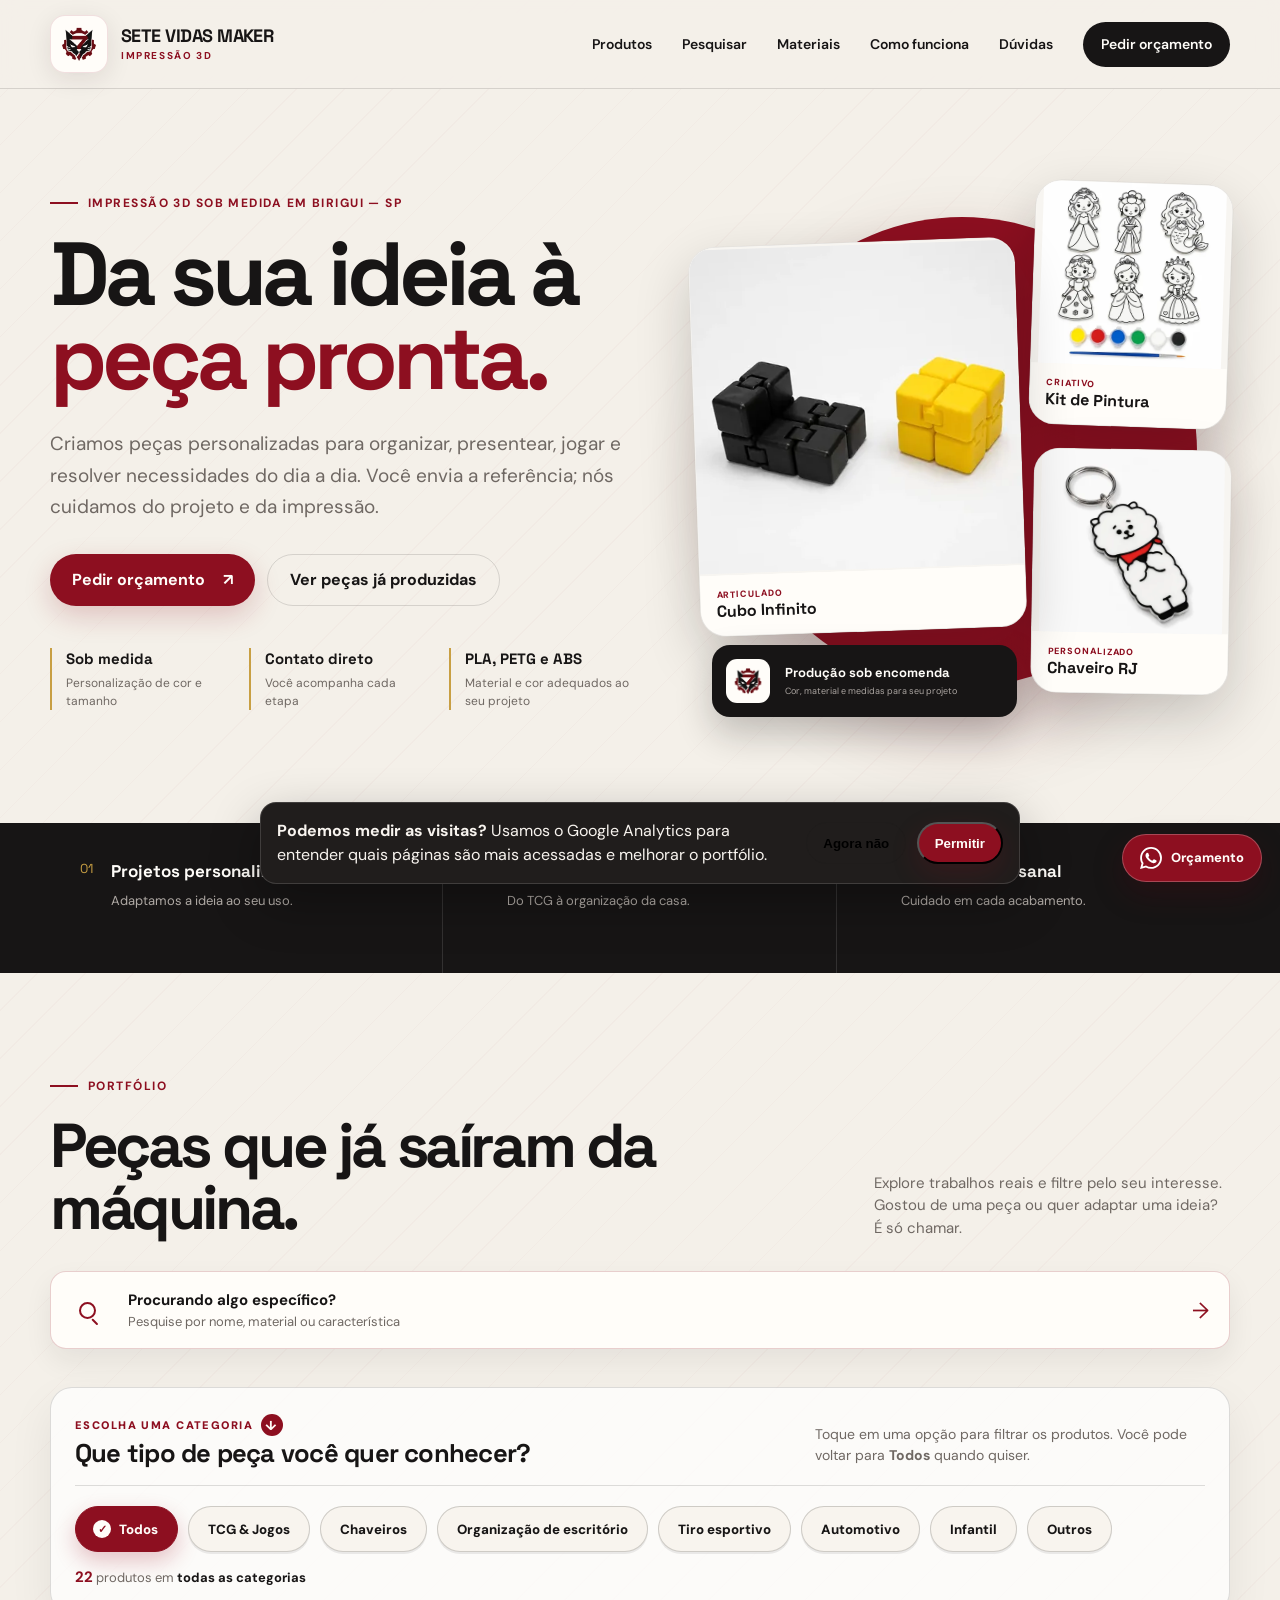
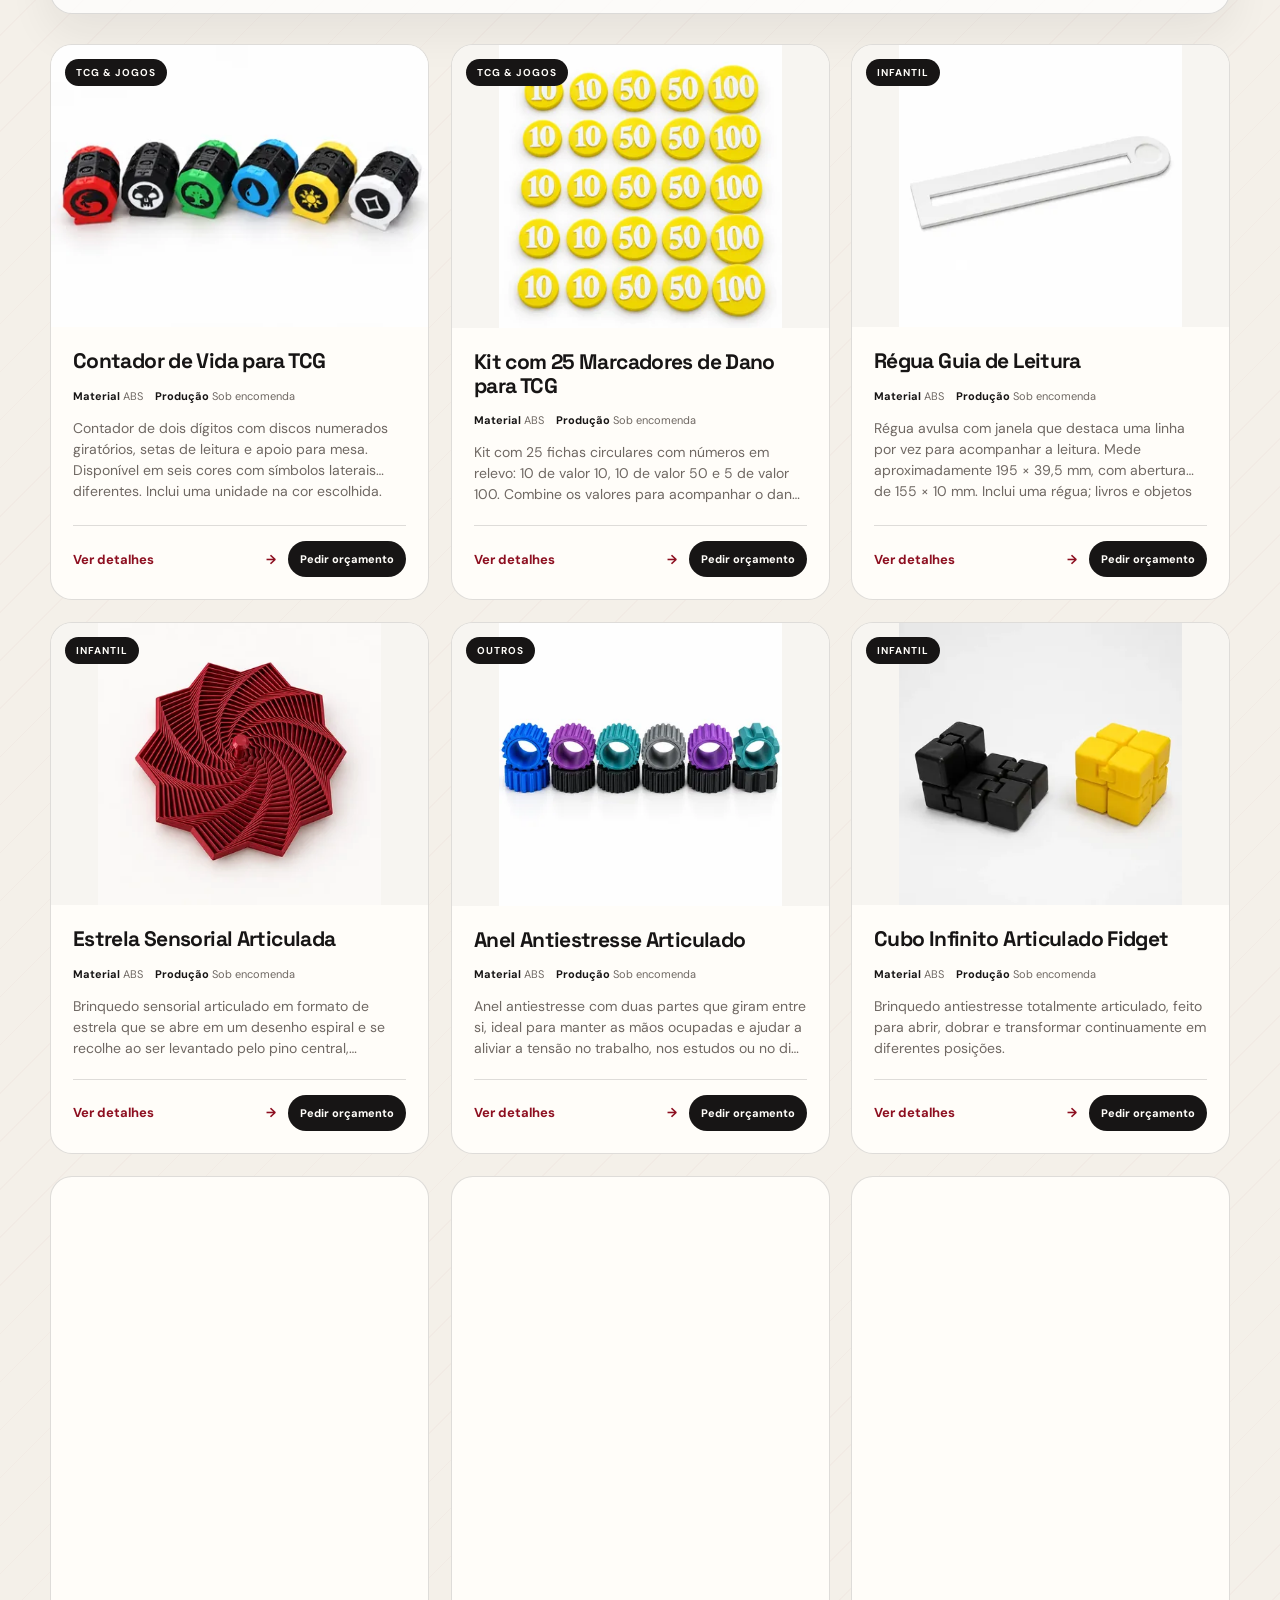
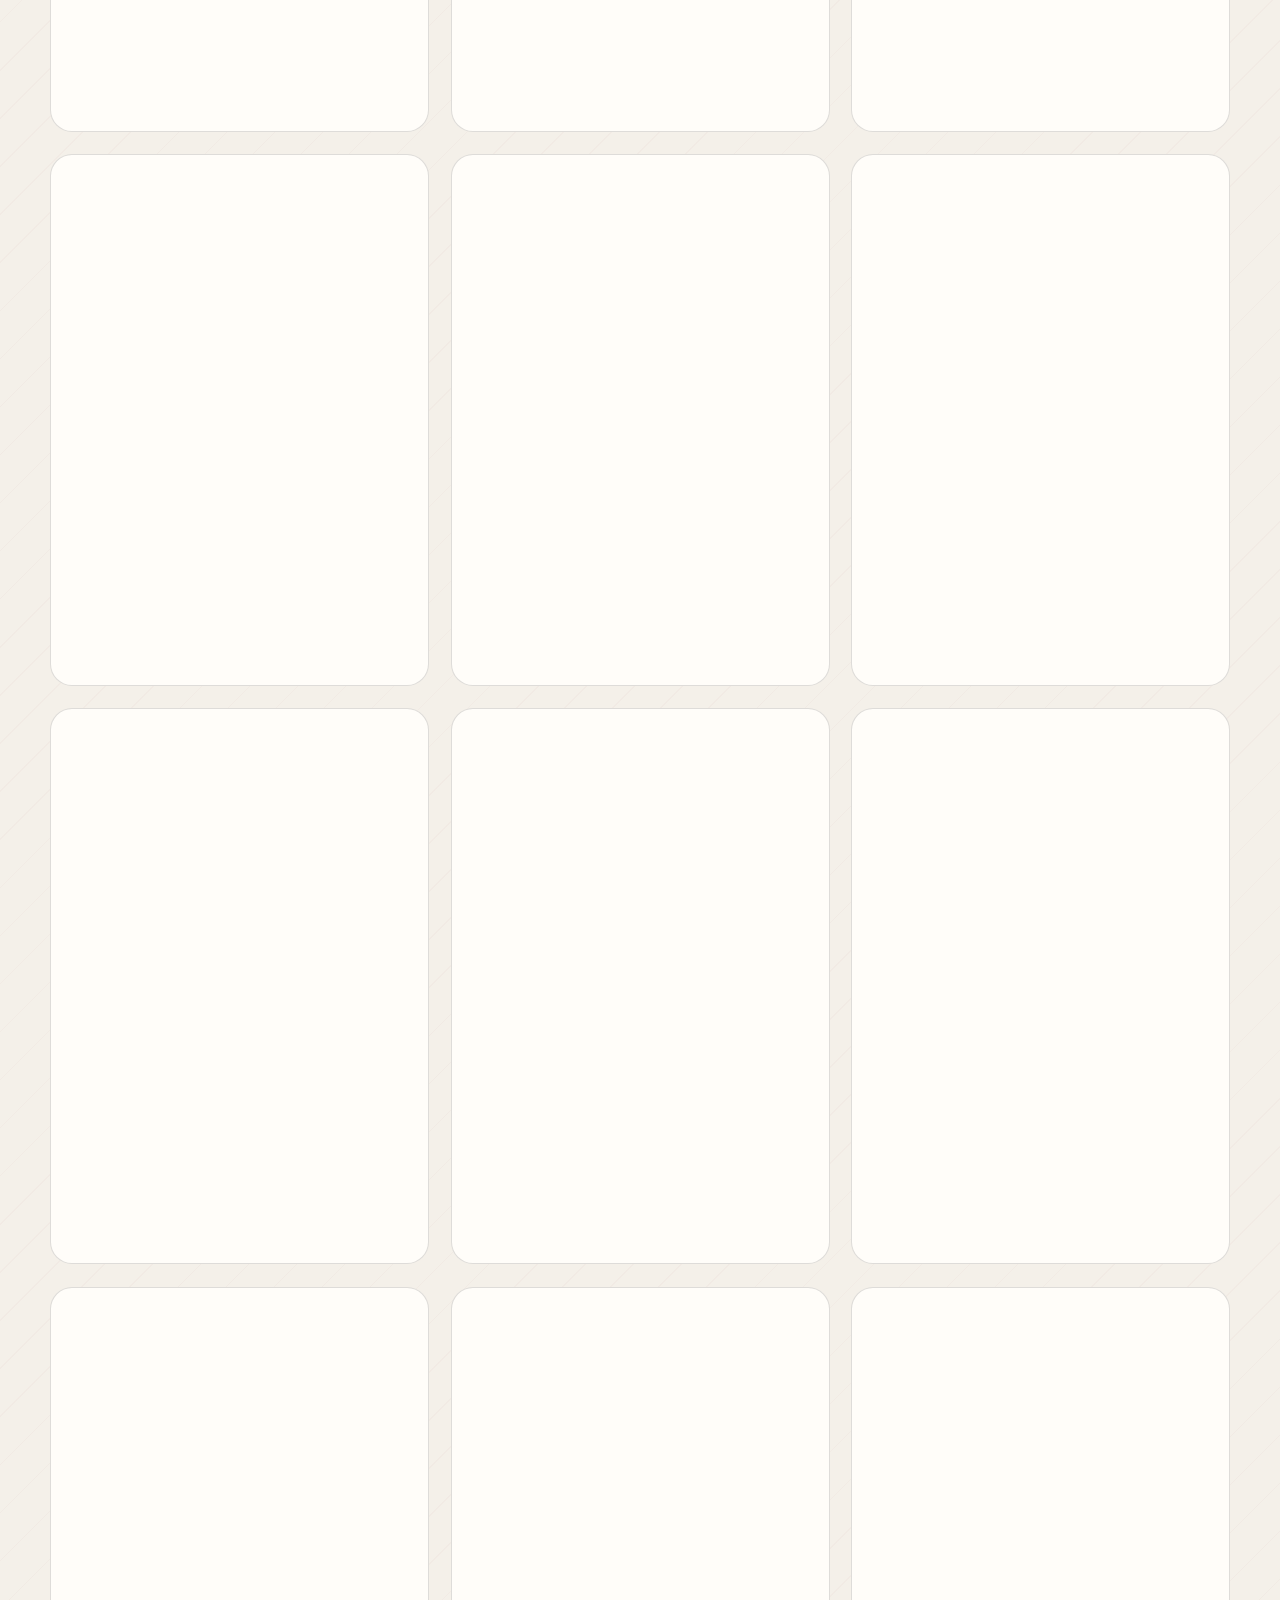
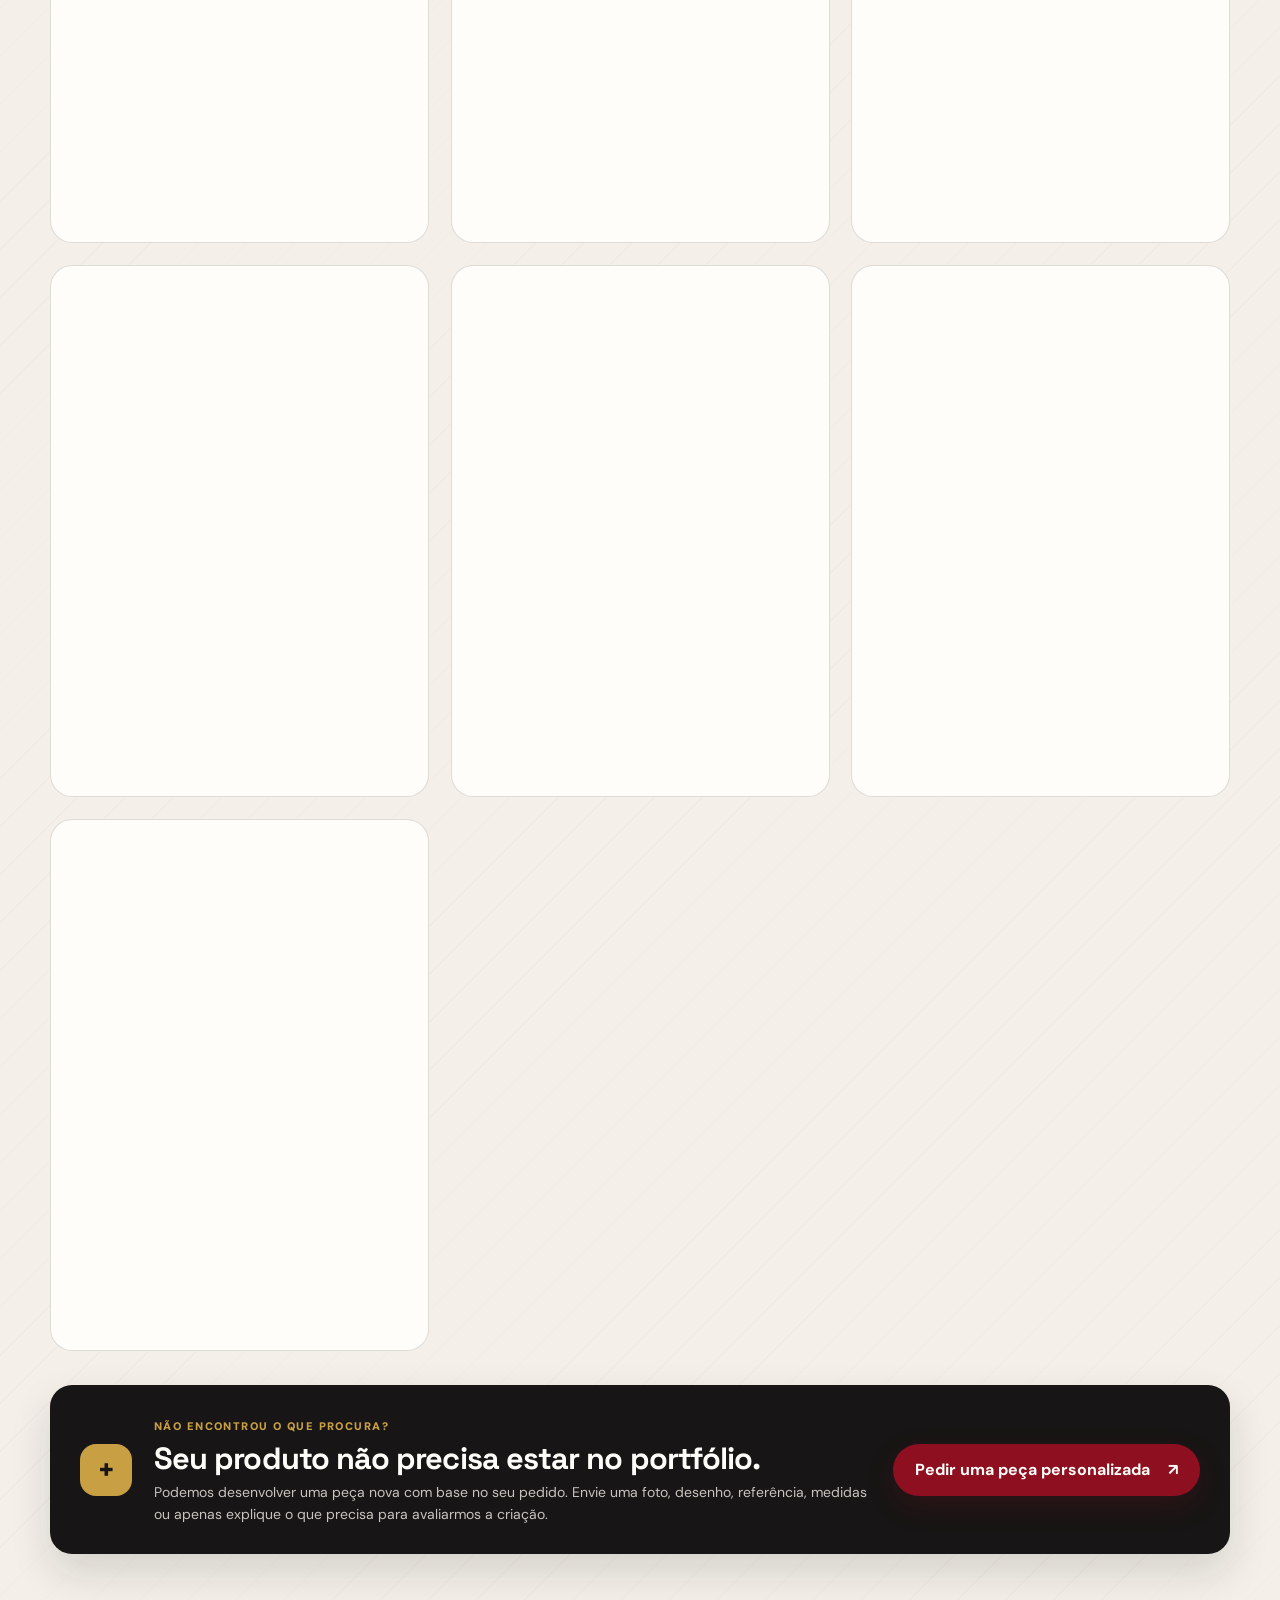
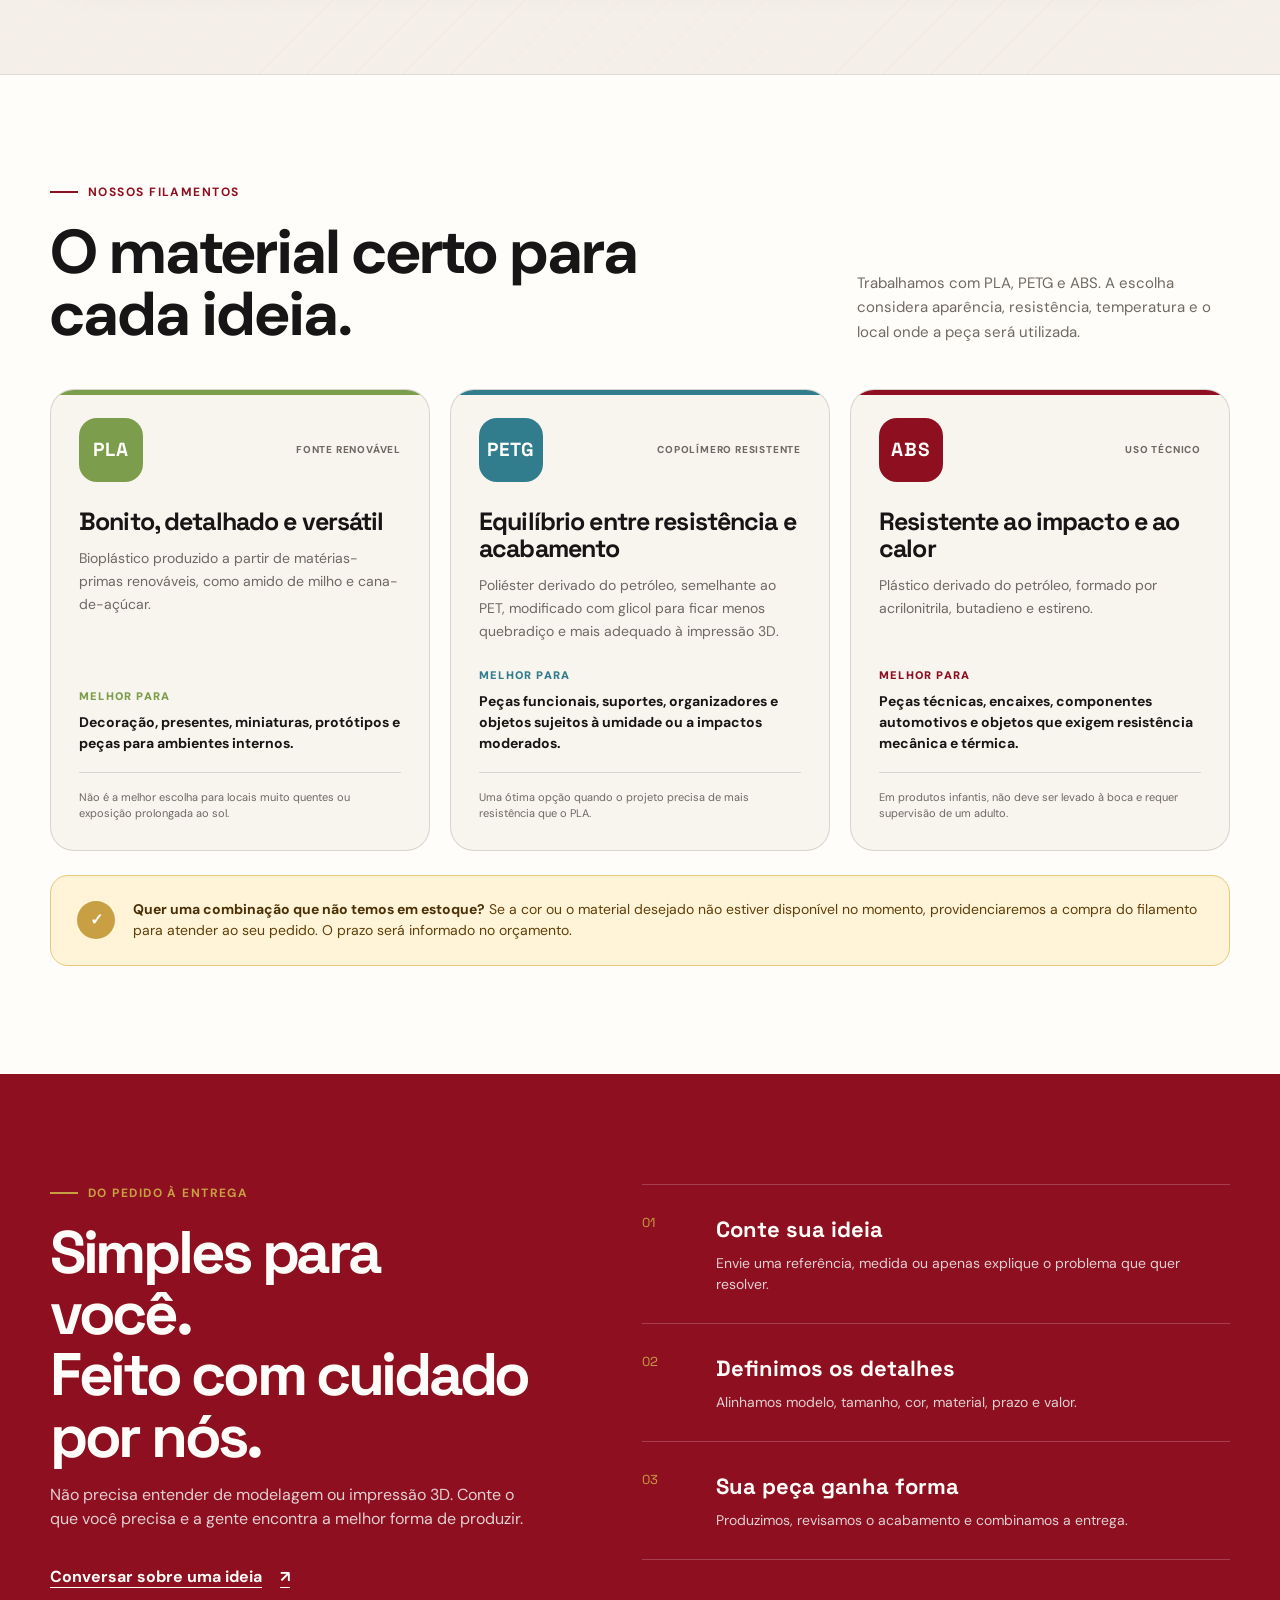
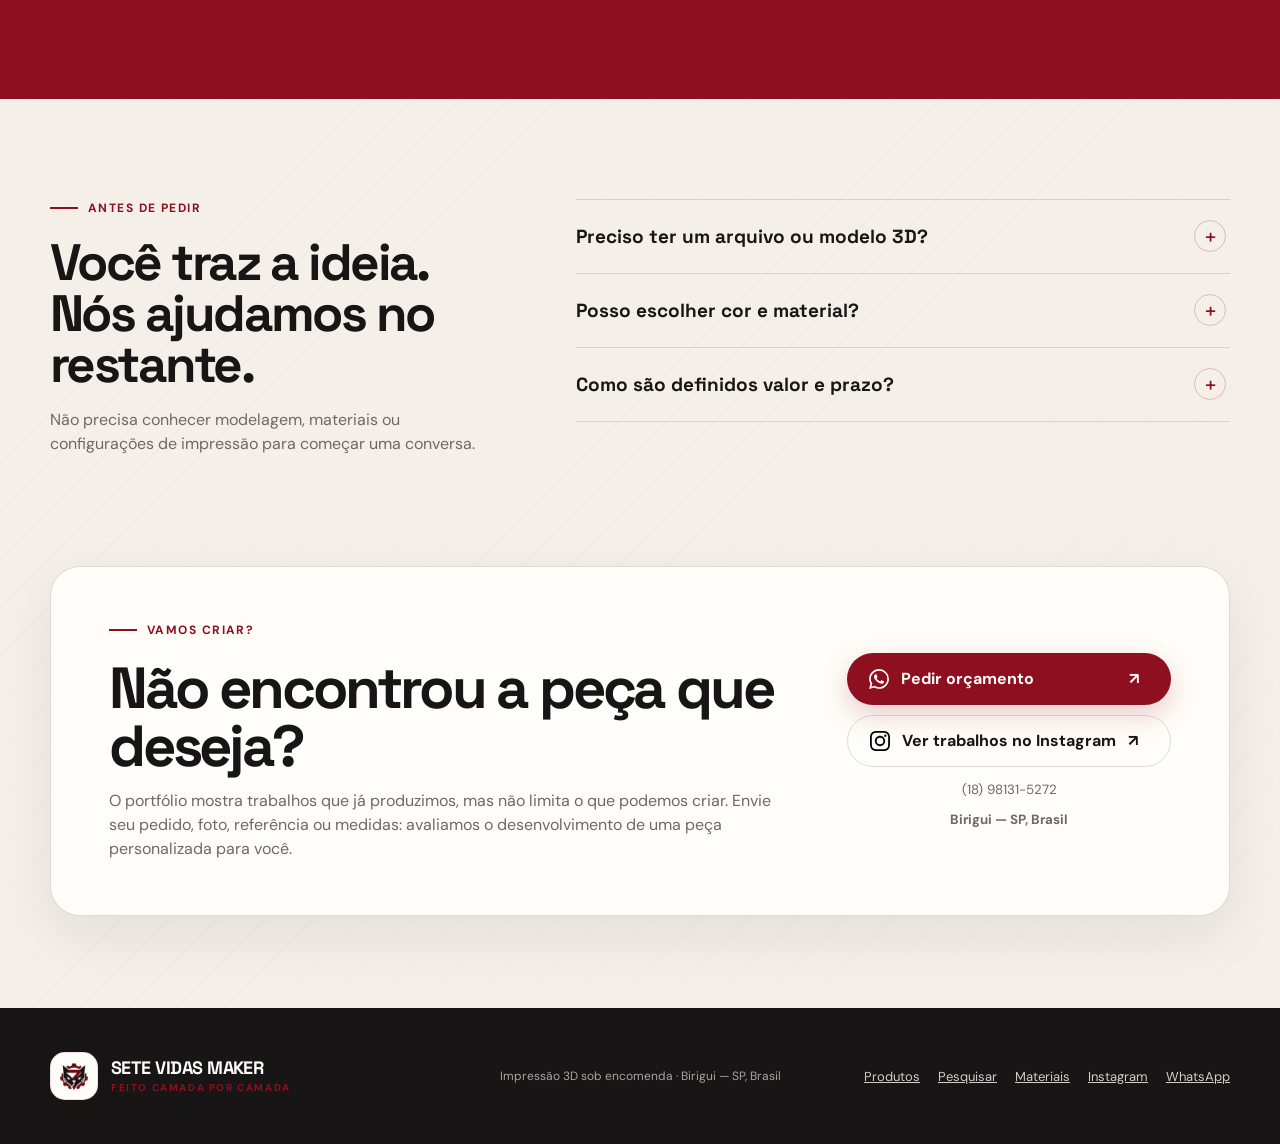
<file: index.html>
<!DOCTYPE html>
<html lang="pt-BR">
<head>
  <meta charset="UTF-8">
  <meta name="viewport" content="width=device-width, initial-scale=1.0">
  <meta name="description" content="Impressão 3D sob medida em Birigui, SP. Conheça peças personalizadas da Sete Vidas Maker e peça seu orçamento pelo WhatsApp.">
  <meta name="robots" content="index, follow">
  <meta name="theme-color" content="#151313">
  <meta property="og:type" content="website">
  <meta property="og:locale" content="pt_BR">
  <meta property="og:site_name" content="Sete Vidas Maker">
  <meta property="og:title" content="Sete Vidas Maker — Impressão 3D sob medida">
  <meta property="og:description" content="Peças personalizadas, presentes, organização, acessórios e projetos especiais feitos camada por camada.">
  <meta property="og:url" content="https://setevidasmaker.github.io/portifolio/">
  <meta property="og:image" content="https://setevidasmaker.github.io/portifolio/images/og-sete-vidas.jpg">
  <meta property="og:image:width" content="1536">
  <meta property="og:image:height" content="1024">
  <meta name="twitter:card" content="summary_large_image">
  <meta name="twitter:title" content="Sete Vidas Maker — Impressão 3D sob medida">
  <meta name="twitter:description" content="Da sua ideia à peça pronta. Conheça trabalhos já produzidos e peça um orçamento.">
  <meta name="twitter:image" content="https://setevidasmaker.github.io/portifolio/images/og-sete-vidas.jpg">
  <link rel="canonical" href="https://setevidasmaker.github.io/portifolio/">
  <title>Sete Vidas Maker — Impressão 3D sob medida em Birigui</title>
  <link rel="icon" type="image/png" href="images/favicon.png">
  <link rel="preconnect" href="https://fonts.googleapis.com">
  <link rel="preconnect" href="https://fonts.gstatic.com" crossorigin>
  <link href="https://fonts.googleapis.com/css2?family=DM+Sans:wght@400;500;600;700&family=Space+Grotesk:wght@500;600;700&display=swap" rel="stylesheet">
  <link rel="stylesheet" href="style.css?v=20261018-1">
  <script>
    window.dataLayer = window.dataLayer || [];
    function gtag(){dataLayer.push(arguments);}
    const analyticsConsent = localStorage.getItem("seteVidasAnalyticsConsent");
    gtag("consent", "default", {
      analytics_storage: analyticsConsent === "granted" ? "granted" : "denied",
      wait_for_update: 500
    });
    gtag("js", new Date());
    gtag("config", "G-SZGTYKNT2E");
  </script>
  <script src="analytics.js?v=20261018-1" defer></script>
  <script src="config.js?v=20260727-1" defer></script>
  <script src="navigation.js?v=20260823-1" defer></script>
  <script src="app.js?v=20261018-1" defer></script>
  <script type="application/ld+json">
    {
      "@context": "https://schema.org",
      "@type": "LocalBusiness",
      "name": "Sete Vidas Maker",
      "description": "Impressão 3D sob medida, peças personalizadas e projetos especiais.",
      "url": "https://setevidasmaker.github.io/portifolio/",
      "image": "https://setevidasmaker.github.io/portifolio/images/logo.png",
      "telephone": "+55 18 98131-5272",
      "sameAs": ["https://www.instagram.com/setevidasmaker/"],
      "address": {
        "@type": "PostalAddress",
        "addressLocality": "Birigui",
        "addressRegion": "SP",
        "addressCountry": "BR"
      }
    }
  </script>
</head>
<body>
  <a class="skip-link" href="#conteudo">Ir para o conteúdo</a>
  <header class="site-header">
    <div class="container header-inner">
      <a class="brand" href="#inicio" aria-label="Sete Vidas Maker — início">
        <span class="brand-mark"><img src="images/logo-mark-small.webp" alt="" width="954" height="700" decoding="async"></span>
        <span class="brand-copy"><strong id="brand-name">Sete Vidas Maker</strong><small>Impressão 3D</small></span>
      </a>
      <nav class="site-nav" id="site-navigation" aria-label="Navegação principal">
        <a href="#produtos">Produtos</a>
        <a href="pesquisa.html">Pesquisar</a>
        <a href="#materiais">Materiais</a>
        <a href="#como-funciona">Como funciona</a>
        <a href="#duvidas">Dúvidas</a>
        <a class="nav-cta js-whatsapp" href="#contato">Pedir orçamento</a>
      </nav>
      <button class="mobile-menu-toggle" type="button" aria-controls="site-navigation" aria-expanded="false" aria-label="Abrir menu">
        <span></span><span></span><span></span>
      </button>
    </div>
  </header>

  <main id="conteudo">
    <section class="hero" id="inicio">
      <div class="container hero-grid">
        <div class="hero-copy">
          <p class="eyebrow"><span></span> Impressão 3D sob medida em Birigui — SP</p>
          <h1>Da sua ideia à <em>peça pronta.</em></h1>
          <p class="hero-lead" id="tagline">Criamos peças personalizadas para organizar, presentear, jogar e resolver necessidades do dia a dia. Você envia a referência; nós cuidamos do projeto e da impressão.</p>
          <div class="hero-actions">
            <a class="button button-primary js-whatsapp" href="#contato">Pedir orçamento <span aria-hidden="true">↗</span></a>
            <a class="button button-secondary" href="#produtos">Ver peças já produzidas</a>
          </div>
          <div class="hero-proof" aria-label="Diferenciais">
            <div><strong>Sob medida</strong><span>Personalização de cor e tamanho</span></div>
            <div><strong>Contato direto</strong><span>Você acompanha cada etapa</span></div>
            <div><strong>PLA, PETG e ABS</strong><span>Material e cor adequados ao seu projeto</span></div>
          </div>
        </div>

        <div class="hero-visual" aria-label="Produtos produzidos pela Sete Vidas Maker">
          <div class="hero-product-stage">
            <a class="hero-product-card hero-product-main" href="produto.html?id=cubo-infinito-articulado" data-product-id="cubo-infinito-articulado" data-product-name="Cubo Infinito Articulado Fidget" data-product-category="Infantil" data-item-list-name="Destaques da página inicial">
              <picture><source media="(min-width: 601px)" srcset="images/products/thumbs/cubo-infinito-articulado-400.webp 400w, images/products/thumbs/cubo-infinito-articulado-800.webp 800w" sizes="350px"><img src="[data-uri]" alt="Cubo Infinito Articulado Fidget" width="1254" height="1254" fetchpriority="high" decoding="async"></picture>
              <span><small>Articulado</small>Cubo Infinito</span>
            </a>
            <a class="hero-product-card hero-product-top" href="produto.html?id=kit-pintura-princesas" data-product-id="kit-pintura-princesas" data-product-name="Kit de Pintura Infantil — 6 Princesas" data-product-category="Infantil" data-item-list-name="Destaques da página inicial">
              <picture><source media="(min-width: 601px)" srcset="images/products/thumbs/kit-pintura-princesas-400.webp 400w, images/products/thumbs/kit-pintura-princesas-800.webp 800w" sizes="350px"><img src="[data-uri]" alt="Kit de Pintura Infantil com seis princesas" width="1254" height="1254" decoding="async"></picture>
              <span><small>Criativo</small>Kit de Pintura</span>
            </a>
            <a class="hero-product-card hero-product-bottom" href="produto.html?id=chaveiro-rj-bt21" data-product-id="chaveiro-rj-bt21" data-product-name="Chaveiro RJ — BT21" data-product-category="Chaveiros" data-item-list-name="Destaques da página inicial">
              <picture><source media="(min-width: 601px)" srcset="images/products/thumbs/chaveiro-rj-bt21-400.webp 400w, images/products/thumbs/chaveiro-rj-bt21-800.webp 800w" sizes="350px"><img src="[data-uri]" alt="Chaveiro RJ — BT21" width="1254" height="1254" decoding="async"></picture>
              <span><small>Personalizado</small>Chaveiro RJ</span>
            </a>
            <div class="hero-showcase-badge"><img src="images/logo-mark-small.webp" alt="" width="954" height="700"><span><strong>Produção sob encomenda</strong><small>Cor, material e medidas para seu projeto</small></span></div>
          </div>
        </div>
      </div>
    </section>

    <section class="highlights" aria-label="Tipos de trabalho">
      <div class="container highlight-grid">
        <div><span class="highlight-number">01</span><p><strong>Projetos personalizados</strong>Adaptamos a ideia ao seu uso.</p></div>
        <div><span class="highlight-number">02</span><p><strong>Variedade de peças</strong>Do TCG à organização da casa.</p></div>
        <div><span class="highlight-number">03</span><p><strong>Produção artesanal</strong>Cuidado em cada acabamento.</p></div>
      </div>
    </section>

    <section class="products-section" id="produtos">
      <div class="container">
        <div class="section-heading">
          <div>
            <p class="eyebrow"><span></span> Portfólio</p>
            <h2>Peças que já saíram da máquina.</h2>
          </div>
          <p>Explore trabalhos reais e filtre pelo seu interesse. Gostou de uma peça ou quer adaptar uma ideia? É só chamar.</p>
        </div>
        <a class="catalog-search-link" href="pesquisa.html"><span class="search-icon" aria-hidden="true"></span><span><strong>Procurando algo específico?</strong> Pesquise por nome, material ou característica</span><span aria-hidden="true">→</span></a>
        <div class="category-filter-panel" aria-labelledby="category-filter-title">
          <div class="category-filter-heading">
            <div>
              <p class="category-filter-kicker">Escolha uma categoria <span aria-hidden="true">↓</span></p>
              <h3 id="category-filter-title">Que tipo de peça você quer conhecer?</h3>
            </div>
            <p>Toque em uma opção para filtrar os produtos. Você pode voltar para <strong>Todos</strong> quando quiser.</p>
          </div>
          <div id="filters" class="filters" aria-label="Categorias de produtos"></div>
          <p id="filters-status" class="filters-status" aria-live="polite"></p>
        </div>
        <div id="produtos-grid" class="grid" aria-live="polite"></div>
        <aside class="custom-project-callout" aria-labelledby="custom-project-title">
          <div class="custom-project-icon" aria-hidden="true">+</div>
          <div>
            <p class="category-filter-kicker">Não encontrou o que procura?</p>
            <h3 id="custom-project-title">Seu produto não precisa estar no portfólio.</h3>
            <p>Podemos desenvolver uma peça nova com base no seu pedido. Envie uma foto, desenho, referência, medidas ou apenas explique o que precisa para avaliarmos a criação.</p>
          </div>
          <a class="button button-primary js-whatsapp" href="#contato">Pedir uma peça personalizada <span aria-hidden="true">↗</span></a>
        </aside>
      </div>
    </section>

    <section class="materials-section" id="materiais">
      <div class="container">
        <div class="materials-heading">
          <div>
            <p class="eyebrow"><span></span> Nossos filamentos</p>
            <h2>O material certo para cada ideia.</h2>
          </div>
          <p>Trabalhamos com PLA, PETG e ABS. A escolha considera aparência, resistência, temperatura e o local onde a peça será utilizada.</p>
        </div>

        <div class="materials-grid">
          <article class="material-card material-pla">
            <div class="material-card-top"><span class="material-code">PLA</span><span class="material-origin">Fonte renovável</span></div>
            <h3>Bonito, detalhado e versátil</h3>
            <p>Bioplástico produzido a partir de matérias-primas renováveis, como amido de milho e cana-de-açúcar.</p>
            <div class="material-use"><strong>Melhor para</strong><span>Decoração, presentes, miniaturas, protótipos e peças para ambientes internos.</span></div>
            <small>Não é a melhor escolha para locais muito quentes ou exposição prolongada ao sol.</small>
          </article>

          <article class="material-card material-petg">
            <div class="material-card-top"><span class="material-code">PETG</span><span class="material-origin">Copolímero resistente</span></div>
            <h3>Equilíbrio entre resistência e acabamento</h3>
            <p>Poliéster derivado do petróleo, semelhante ao PET, modificado com glicol para ficar menos quebradiço e mais adequado à impressão 3D.</p>
            <div class="material-use"><strong>Melhor para</strong><span>Peças funcionais, suportes, organizadores e objetos sujeitos à umidade ou a impactos moderados.</span></div>
            <small>Uma ótima opção quando o projeto precisa de mais resistência que o PLA.</small>
          </article>

          <article class="material-card material-abs">
            <div class="material-card-top"><span class="material-code">ABS</span><span class="material-origin">Uso técnico</span></div>
            <h3>Resistente ao impacto e ao calor</h3>
            <p>Plástico derivado do petróleo, formado por acrilonitrila, butadieno e estireno.</p>
            <div class="material-use"><strong>Melhor para</strong><span>Peças técnicas, encaixes, componentes automotivos e objetos que exigem resistência mecânica e térmica.</span></div>
            <small>Em produtos infantis, não deve ser levado à boca e requer supervisão de um adulto.</small>
          </article>
        </div>

        <div class="materials-stock-note">
          <span aria-hidden="true">✓</span>
          <p><strong>Quer uma combinação que não temos em estoque?</strong> Se a cor ou o material desejado não estiver disponível no momento, providenciaremos a compra do filamento para atender ao seu pedido. O prazo será informado no orçamento.</p>
        </div>
      </div>
    </section>

    <section class="process-section" id="como-funciona">
      <div class="container process-grid">
        <div class="process-intro">
          <p class="eyebrow eyebrow-light"><span></span> Do pedido à entrega</p>
          <h2>Simples para você.<br>Feito com cuidado por nós.</h2>
          <p>Não precisa entender de modelagem ou impressão 3D. Conte o que você precisa e a gente encontra a melhor forma de produzir.</p>
          <a class="text-link js-whatsapp" href="#contato">Conversar sobre uma ideia <span>↗</span></a>
        </div>
        <ol class="process-list">
          <li><span>01</span><div><strong>Conte sua ideia</strong><p>Envie uma referência, medida ou apenas explique o problema que quer resolver.</p></div></li>
          <li><span>02</span><div><strong>Definimos os detalhes</strong><p>Alinhamos modelo, tamanho, cor, material, prazo e valor.</p></div></li>
          <li><span>03</span><div><strong>Sua peça ganha forma</strong><p>Produzimos, revisamos o acabamento e combinamos a entrega.</p></div></li>
        </ol>
      </div>
    </section>

    <section class="faq-section" id="duvidas">
      <div class="container faq-grid">
        <div class="faq-intro">
          <p class="eyebrow"><span></span> Antes de pedir</p>
          <h2>Você traz a ideia.<br>Nós ajudamos no restante.</h2>
          <p>Não precisa conhecer modelagem, materiais ou configurações de impressão para começar uma conversa.</p>
        </div>
        <div class="faq-list">
          <details>
            <summary>Preciso ter um arquivo ou modelo 3D?</summary>
            <p>Não. Mesmo que a peça ainda não apareça em nosso portfólio, podemos desenvolver um modelo com base no seu pedido. Envie uma foto, desenho, referência, medidas ou simplesmente explique o que precisa.</p>
          </details>
          <details>
            <summary>Posso escolher cor e material?</summary>
            <p>Sim. Trabalhamos com PLA, PETG e ABS. Indicamos o material mais adequado para o uso da peça e, se a cor ou o filamento desejado não estiver em estoque, providenciaremos a compra para atender ao pedido. O prazo será informado no orçamento.</p>
          </details>
          <details>
            <summary>Como são definidos valor e prazo?</summary>
            <p>O orçamento considera tamanho, material, tempo de impressão, acabamento e personalização. Você recebe essas informações antes de autorizar a produção.</p>
          </details>
        </div>
      </div>
    </section>

    <section class="contact-section" id="contato">
      <div class="container contact-card">
        <div>
          <p class="eyebrow"><span></span> Vamos criar?</p>
          <h2>Não encontrou a peça que deseja?</h2>
          <p>O portfólio mostra trabalhos que já produzimos, mas não limita o que podemos criar. Envie seu pedido, foto, referência ou medidas: avaliamos o desenvolvimento de uma peça personalizada para você.</p>
        </div>
        <div class="contact-actions">
          <a class="button button-primary social-button js-whatsapp" href="#"><img class="social-icon" src="images/icons/whatsapp.svg" alt="" width="20" height="20"> <span>Pedir orçamento</span><span aria-hidden="true">↗</span></a>
          <a class="button button-secondary social-button js-instagram" href="#" target="_blank" rel="noopener"><img class="social-icon" src="images/icons/instagram.svg" alt="" width="20" height="20"> <span>Ver trabalhos no Instagram</span><span aria-hidden="true">↗</span></a>
          <small class="contact-phone">(18) 98131-5272</small>
          <small class="contact-location">Birigui — SP, Brasil</small>
        </div>
      </div>
    </section>
  </main>

  <a class="floating-whatsapp js-whatsapp" href="#contato" aria-label="Pedir orçamento pelo WhatsApp">
    <img src="images/icons/whatsapp.svg" alt="" width="22" height="22">
    <span>Orçamento</span>
  </a>

  <footer>
    <div class="container footer-inner">
      <a class="brand footer-brand" href="#inicio">
        <span class="brand-mark"><img src="images/logo-mark-small.webp" alt="" width="954" height="700" loading="lazy" decoding="async"></span>
        <span class="brand-copy"><strong id="brand-name-2">Sete Vidas Maker</strong><small>Feito camada por camada</small></span>
      </a>
      <p>Impressão 3D sob encomenda · Birigui — SP, Brasil</p>
      <div class="footer-links"><a href="#produtos">Produtos</a><a href="pesquisa.html">Pesquisar</a><a href="#materiais">Materiais</a><a class="js-instagram" href="#" target="_blank" rel="noopener">Instagram</a><a class="js-whatsapp" href="#">WhatsApp</a></div>
    </div>
  </footer>

  <noscript><p class="noscript-note">Ative o JavaScript para visualizar o catálogo. Para pedir um orçamento, fale pelo WhatsApp: (18) 98131-5272.</p></noscript>
</body>
</html>
</file>
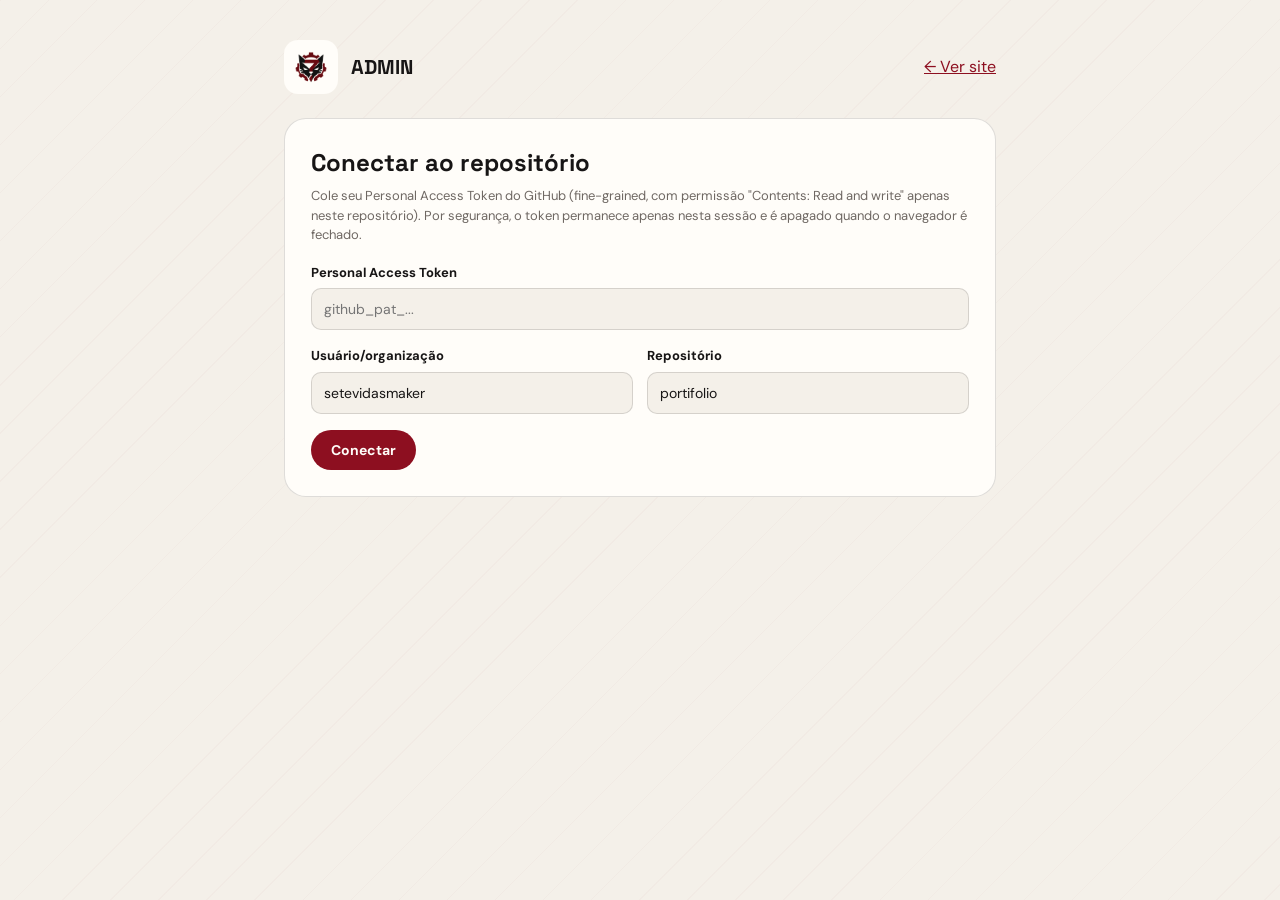
<file: admin.html>
<!DOCTYPE html>
<html lang="pt-BR">
<head>
<meta charset="UTF-8">
<meta name="viewport" content="width=device-width, initial-scale=1.0">
<meta name="robots" content="noindex, nofollow">
<title>Admin — Cadastro de produtos</title>
<link rel="icon" type="image/png" href="images/favicon.png">
<link rel="preconnect" href="https://fonts.googleapis.com">
<link rel="preconnect" href="https://fonts.gstatic.com" crossorigin>
<link href="https://fonts.googleapis.com/css2?family=DM+Sans:wght@400;500;600;700&family=Space+Grotesk:wght@500;600;700&display=swap" rel="stylesheet">
<link rel="stylesheet" href="style.css?v=20260727-2">
</head>
<body>

<div class="admin-shell">
  <header class="topbar" style="padding-top:0;">
    <div class="brand"><img src="images/logo-mark.png" alt="" width="954" height="700" decoding="async">Admin</div>
    <nav><a href="./">← Ver site</a></nav>
  </header>

  <!-- Conexão com o GitHub -->
  <div class="admin-panel" id="connect-panel">
    <h2>Conectar ao repositório</h2>
    <p class="hint">Cole seu Personal Access Token do GitHub (fine-grained, com permissão "Contents: Read and write" apenas neste repositório). Por segurança, o token permanece apenas nesta sessão e é apagado quando o navegador é fechado.</p>
    <div class="field">
      <label for="pat">Personal Access Token</label>
      <input type="password" id="pat" placeholder="github_pat_...">
    </div>
    <div class="field-row">
      <div class="field">
        <label for="owner">Usuário/organização</label>
        <input type="text" id="owner">
      </div>
      <div class="field">
        <label for="repo">Repositório</label>
        <input type="text" id="repo">
      </div>
    </div>
    <button class="btn btn-primary" id="connect-btn">Conectar</button>
    <button class="btn btn-secondary" id="disconnect-btn" style="display:none;">Desconectar</button>
    <div class="status-line" id="connect-status"></div>
  </div>

  <!-- Formulário de novo produto -->
  <div class="admin-panel" id="form-panel" style="display:none;">
    <h2>Cadastrar produto</h2>
    <p class="hint">Preencha e salve — isso faz um commit direto no products.json do repositório.</p>

    <div class="status-line" id="save-status"></div>

    <div class="field">
      <label for="p-name">Nome</label>
      <input type="text" id="p-name" placeholder="Deckbox Modular 100+">
    </div>

    <div class="field-row">
      <div class="field">
        <span class="field-label">Categorias</span>
        <div class="category-checklist" id="p-categories" role="group" aria-label="Categorias do produto"></div>
        <small class="field-help">Marque todas as categorias em que o produto deve aparecer.</small>
      </div>
      <div class="field">
        <label for="p-printtime">Tempo de impressão</label>
        <input type="text" id="p-printtime" placeholder="4h30">
      </div>
    </div>

    <div class="field-row">
      <div class="field">
        <label for="p-material">Material</label>
        <input type="text" id="p-material" placeholder="PETG">
      </div>
      <div class="field">
        <label for="p-color">Cor</label>
        <input type="text" id="p-color" placeholder="Preto fosco">
      </div>
    </div>

    <div class="field">
      <label for="p-desc">Descrição</label>
      <textarea id="p-desc" placeholder="Breve descrição do produto"></textarea>
    </div>

    <div class="field">
      <label for="p-tags">Tags (separadas por vírgula)</label>
      <input type="text" id="p-tags" placeholder="encaixável, resistente">
    </div>

    <div class="field">
      <label for="p-image">Foto (opcional — sem foto usa a marca como placeholder)</label>
      <input type="file" id="p-image" accept="image/*">
      <small class="field-help">A foto é redimensionada e otimizada automaticamente antes do envio para manter o site rápido.</small>
    </div>

    <button class="btn btn-primary" id="save-btn">Salvar produto</button>
  </div>

  <!-- Lista de produtos já cadastrados -->
  <div class="admin-panel" id="list-panel" style="display:none;">
    <h2>Produtos cadastrados</h2>
    <div class="status-line" id="list-status"></div>
    <div id="product-list"></div>
  </div>
</div>

<script src="config.js?v=20260716-5"></script>
<script src="admin.js?v=20260727-1"></script>
</body>
</html>
</file>
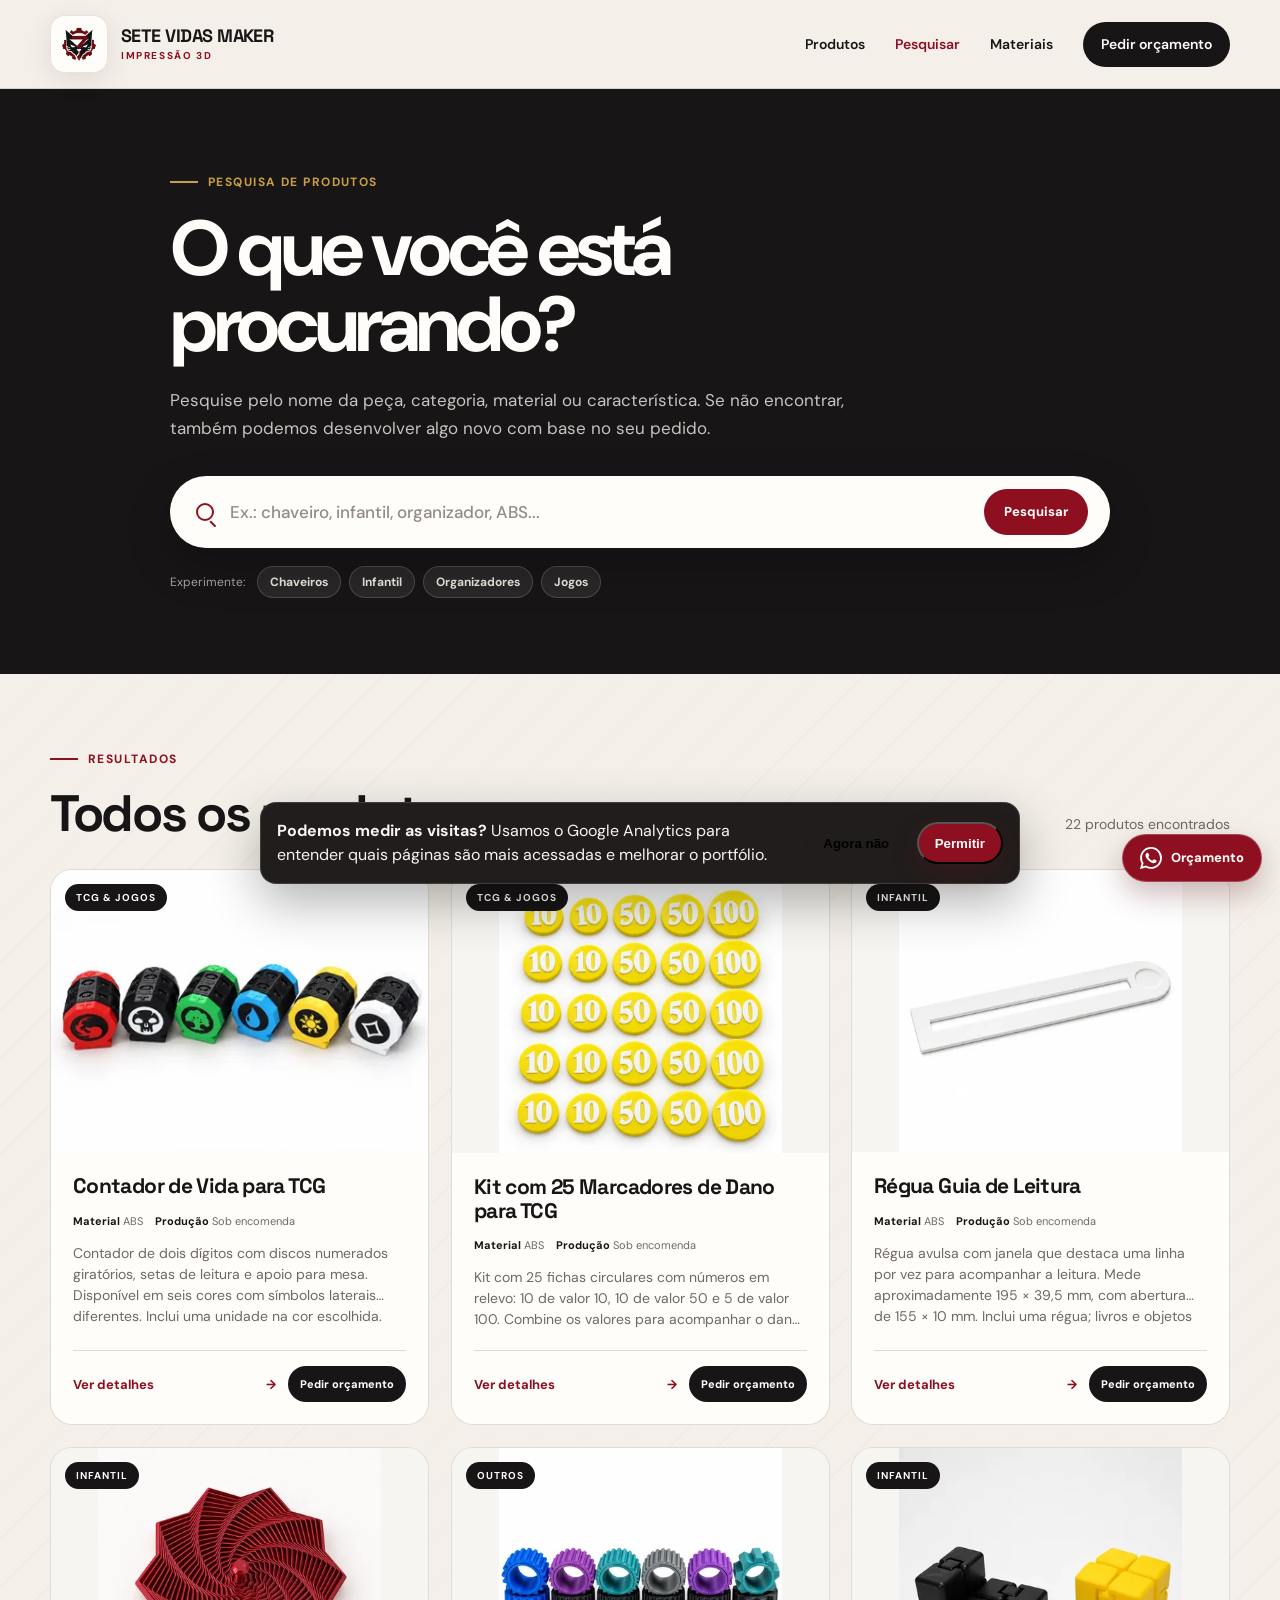
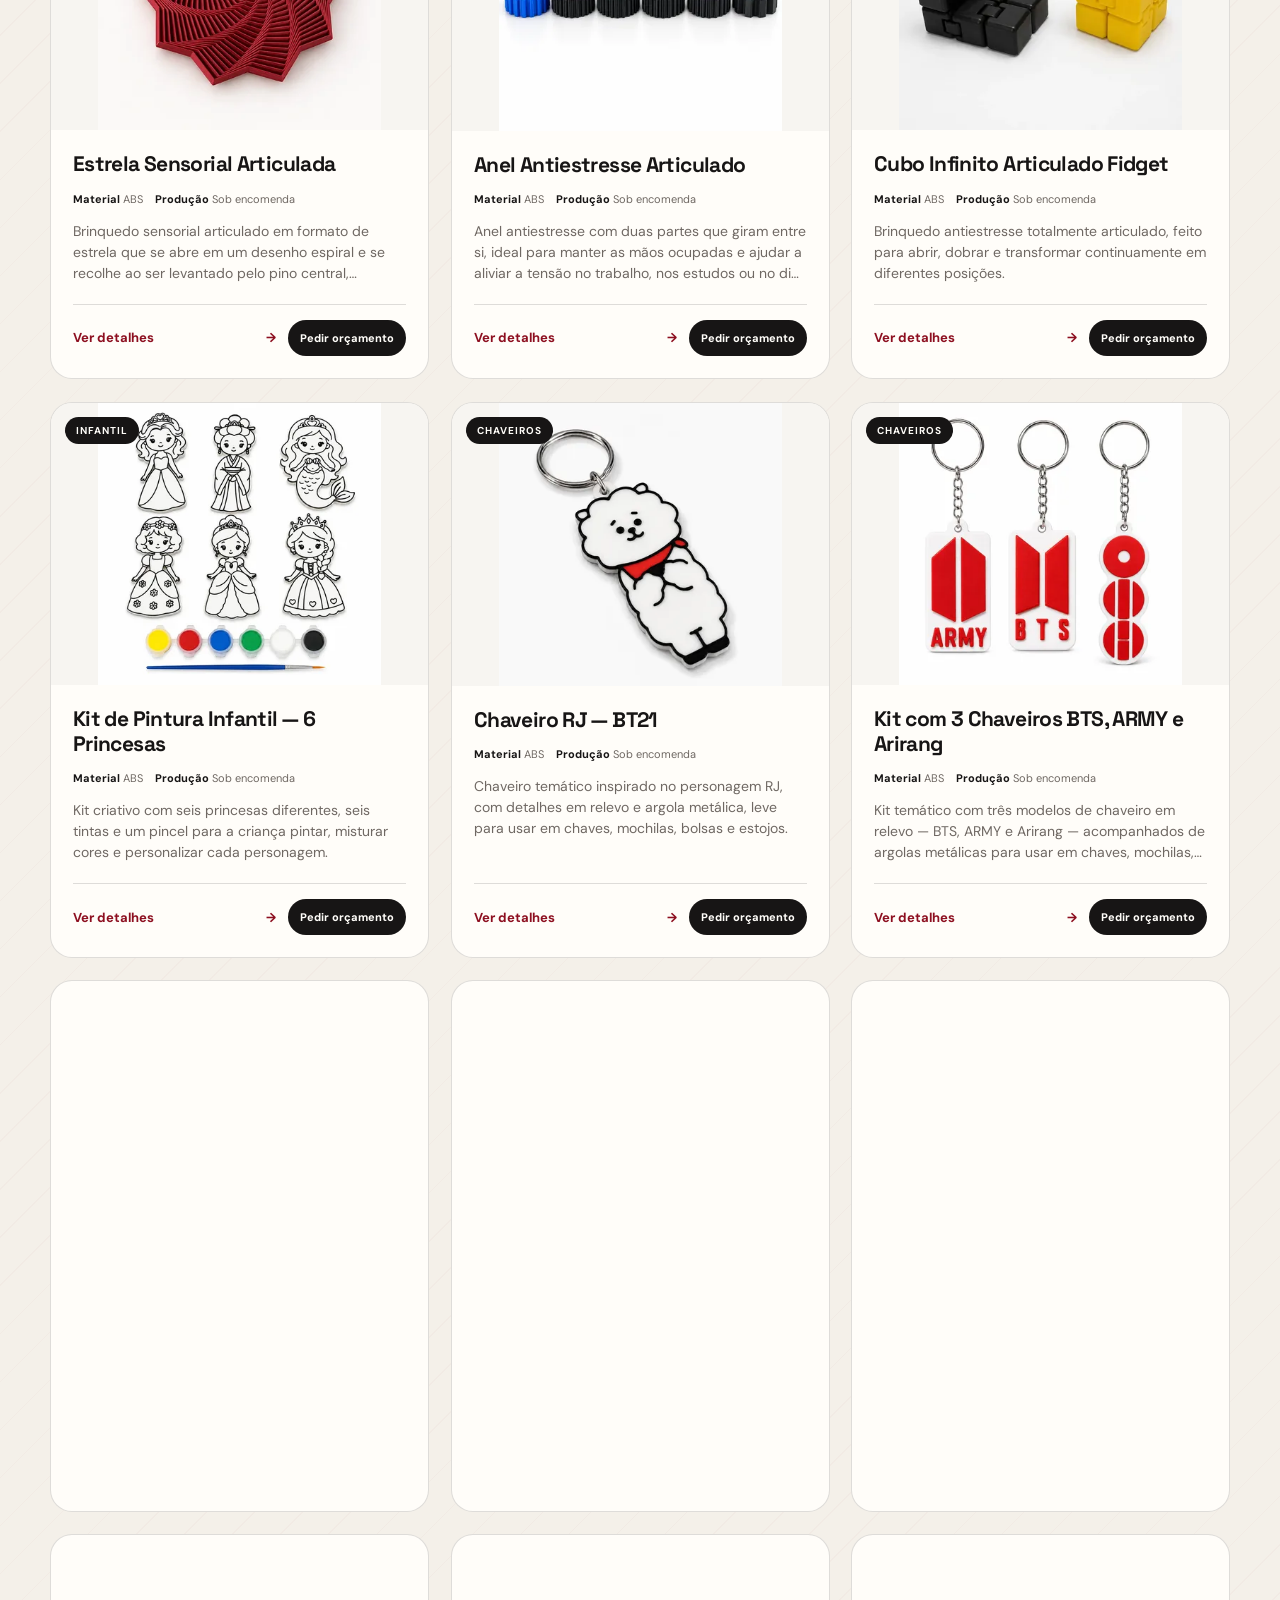
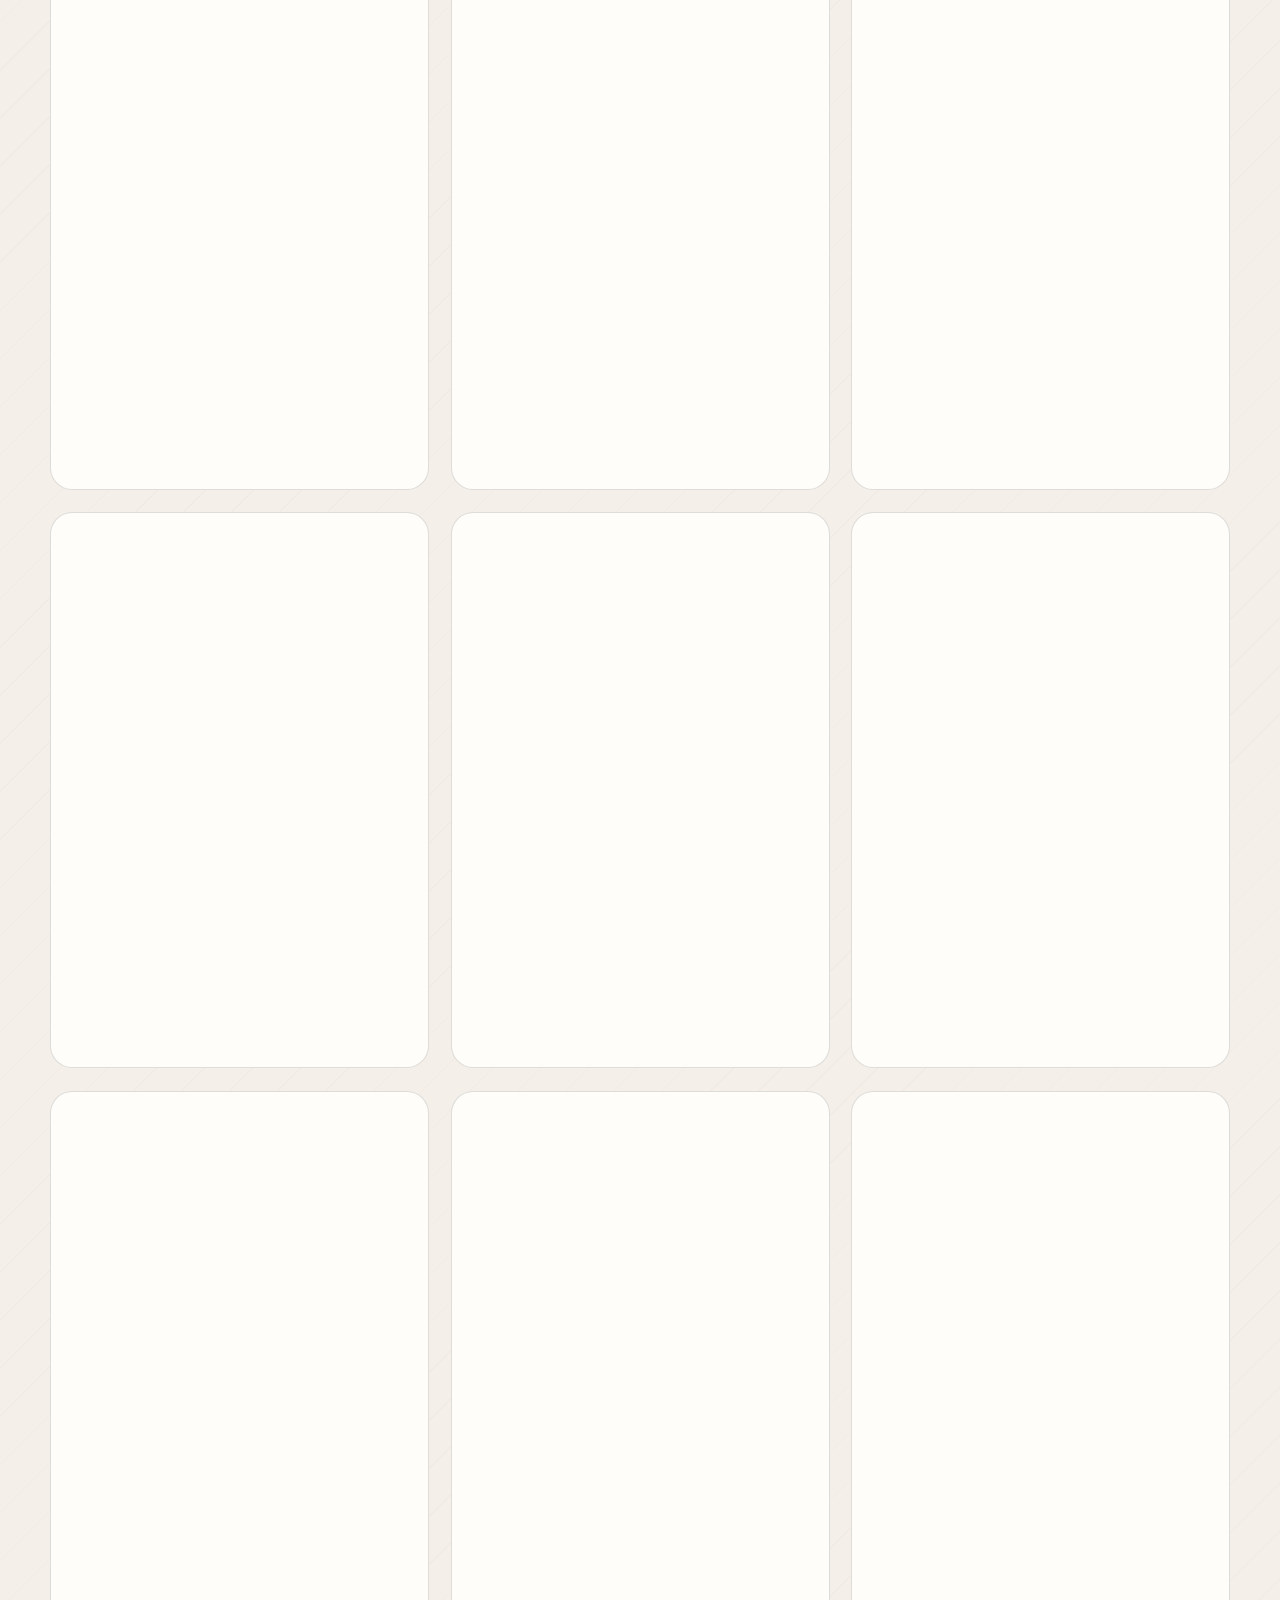
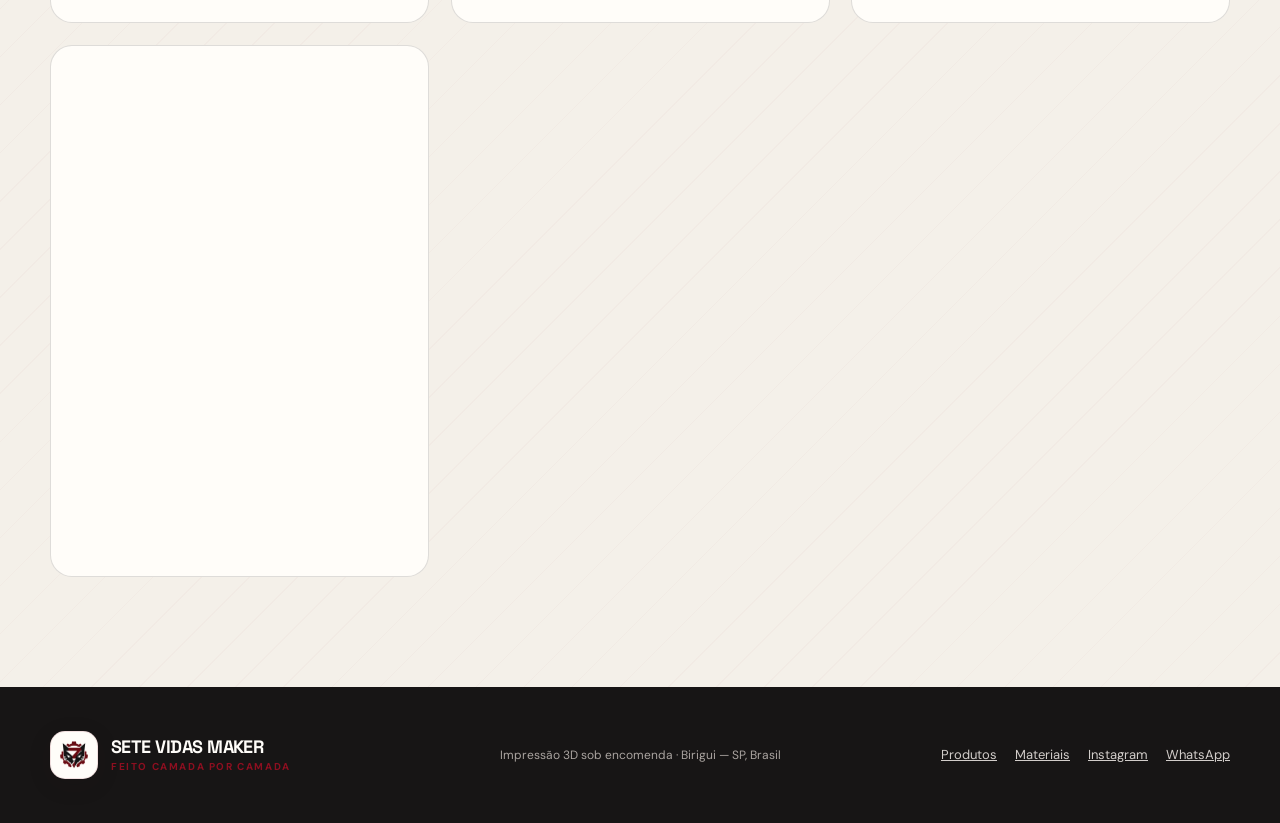
<file: pesquisa.html>
<!DOCTYPE html>
<html lang="pt-BR">
<head>
  <meta charset="UTF-8">
  <meta name="viewport" content="width=device-width, initial-scale=1.0">
  <meta name="description" content="Pesquise produtos de impressão 3D da Sete Vidas Maker por nome, categoria, material ou característica.">
  <meta name="robots" content="index, follow">
  <meta name="theme-color" content="#151313">
  <meta property="og:type" content="website">
  <meta property="og:locale" content="pt_BR">
  <meta property="og:site_name" content="Sete Vidas Maker">
  <meta property="og:title" content="Pesquisar produtos — Sete Vidas Maker">
  <meta property="og:description" content="Encontre peças já produzidas ou solicite a criação de um produto personalizado.">
  <meta property="og:url" content="https://setevidasmaker.github.io/portifolio/pesquisa.html">
  <meta property="og:image" content="https://setevidasmaker.github.io/portifolio/images/og-sete-vidas.jpg">
  <meta name="twitter:card" content="summary_large_image">
  <link rel="canonical" href="https://setevidasmaker.github.io/portifolio/pesquisa.html">
  <title>Pesquisar produtos — Sete Vidas Maker</title>
  <link rel="icon" type="image/png" href="images/favicon.png">
  <link rel="preconnect" href="https://fonts.googleapis.com">
  <link rel="preconnect" href="https://fonts.gstatic.com" crossorigin>
  <link href="https://fonts.googleapis.com/css2?family=DM+Sans:wght@400;500;600;700&family=Space+Grotesk:wght@500;600;700&display=swap" rel="stylesheet">
  <link rel="stylesheet" href="style.css?v=20261018-1">
  <script>
    window.dataLayer = window.dataLayer || [];
    function gtag(){dataLayer.push(arguments);}
    const analyticsConsent = localStorage.getItem("seteVidasAnalyticsConsent");
    gtag("consent", "default", {
      analytics_storage: analyticsConsent === "granted" ? "granted" : "denied",
      wait_for_update: 500
    });
    gtag("js", new Date());
    gtag("config", "G-SZGTYKNT2E");
  </script>
  <script src="analytics.js?v=20261018-1" defer></script>
  <script src="config.js?v=20260727-1" defer></script>
  <script src="navigation.js?v=20260823-1" defer></script>
  <script src="pesquisa.js?v=20261018-1" defer></script>
</head>
<body>
  <a class="skip-link" href="#conteudo">Ir para o conteúdo</a>
  <header class="site-header">
    <div class="container header-inner">
      <a class="brand" href="./" aria-label="Sete Vidas Maker — início">
        <span class="brand-mark"><img src="images/logo-mark-small.webp" alt="" width="954" height="700" decoding="async"></span>
        <span class="brand-copy"><strong id="search-brand-name">Sete Vidas Maker</strong><small>Impressão 3D</small></span>
      </a>
      <nav class="site-nav" id="site-navigation" aria-label="Navegação principal">
        <a href="./#produtos">Produtos</a>
        <a href="pesquisa.html" aria-current="page">Pesquisar</a>
        <a href="./#materiais">Materiais</a>
        <a class="nav-cta js-whatsapp" href="#">Pedir orçamento</a>
      </nav>
      <button class="mobile-menu-toggle" type="button" aria-controls="site-navigation" aria-expanded="false" aria-label="Abrir menu">
        <span></span><span></span><span></span>
      </button>
    </div>
  </header>

  <main class="search-page-main" id="conteudo">
    <section class="search-hero">
      <div class="container search-hero-inner">
        <p class="eyebrow"><span></span> Pesquisa de produtos</p>
        <h1>O que você está procurando?</h1>
        <p>Pesquise pelo nome da peça, categoria, material ou característica. Se não encontrar, também podemos desenvolver algo novo com base no seu pedido.</p>

        <form id="product-search-form" class="product-search-form" role="search">
          <label class="sr-only" for="product-search-input">Pesquisar produtos</label>
          <span class="search-icon" aria-hidden="true"></span>
          <input id="product-search-input" type="search" name="q" autocomplete="off" placeholder="Ex.: chaveiro, infantil, organizador, ABS...">
          <button id="search-clear" type="button" aria-label="Limpar pesquisa" hidden>Limpar</button>
          <button type="submit">Pesquisar</button>
        </form>

        <div class="search-suggestions" aria-label="Sugestões de pesquisa">
          <span>Experimente:</span>
          <button type="button" data-search-term="chaveiro">Chaveiros</button>
          <button type="button" data-search-term="infantil">Infantil</button>
          <button type="button" data-search-term="organizador">Organizadores</button>
          <button type="button" data-search-term="jogos">Jogos</button>
        </div>
      </div>
    </section>

    <section class="search-results-section" aria-labelledby="search-results-title">
      <div class="container">
        <div class="search-results-heading">
          <div>
            <p class="eyebrow"><span></span> Resultados</p>
            <h2 id="search-results-title">Todos os produtos</h2>
          </div>
          <p id="search-results-status" role="status" aria-live="polite">Carregando produtos...</p>
        </div>
        <div id="search-results" class="grid search-results-grid" aria-live="polite" aria-busy="true"></div>
      </div>
    </section>
  </main>

  <a class="floating-whatsapp js-whatsapp" href="#" aria-label="Pedir orçamento pelo WhatsApp">
    <img src="images/icons/whatsapp.svg" alt="" width="22" height="22">
    <span>Orçamento</span>
  </a>

  <footer>
    <div class="container footer-inner">
      <a class="brand footer-brand" href="./">
        <span class="brand-mark"><img src="images/logo-mark-small.webp" alt="" width="954" height="700" loading="lazy" decoding="async"></span>
        <span class="brand-copy"><strong>Sete Vidas Maker</strong><small>Feito camada por camada</small></span>
      </a>
      <p>Impressão 3D sob encomenda · Birigui — SP, Brasil</p>
      <div class="footer-links"><a href="./#produtos">Produtos</a><a href="./#materiais">Materiais</a><a class="js-instagram" href="#" target="_blank" rel="noopener">Instagram</a><a class="js-whatsapp" href="#">WhatsApp</a></div>
    </div>
  </footer>
</body>
</html>
</file>
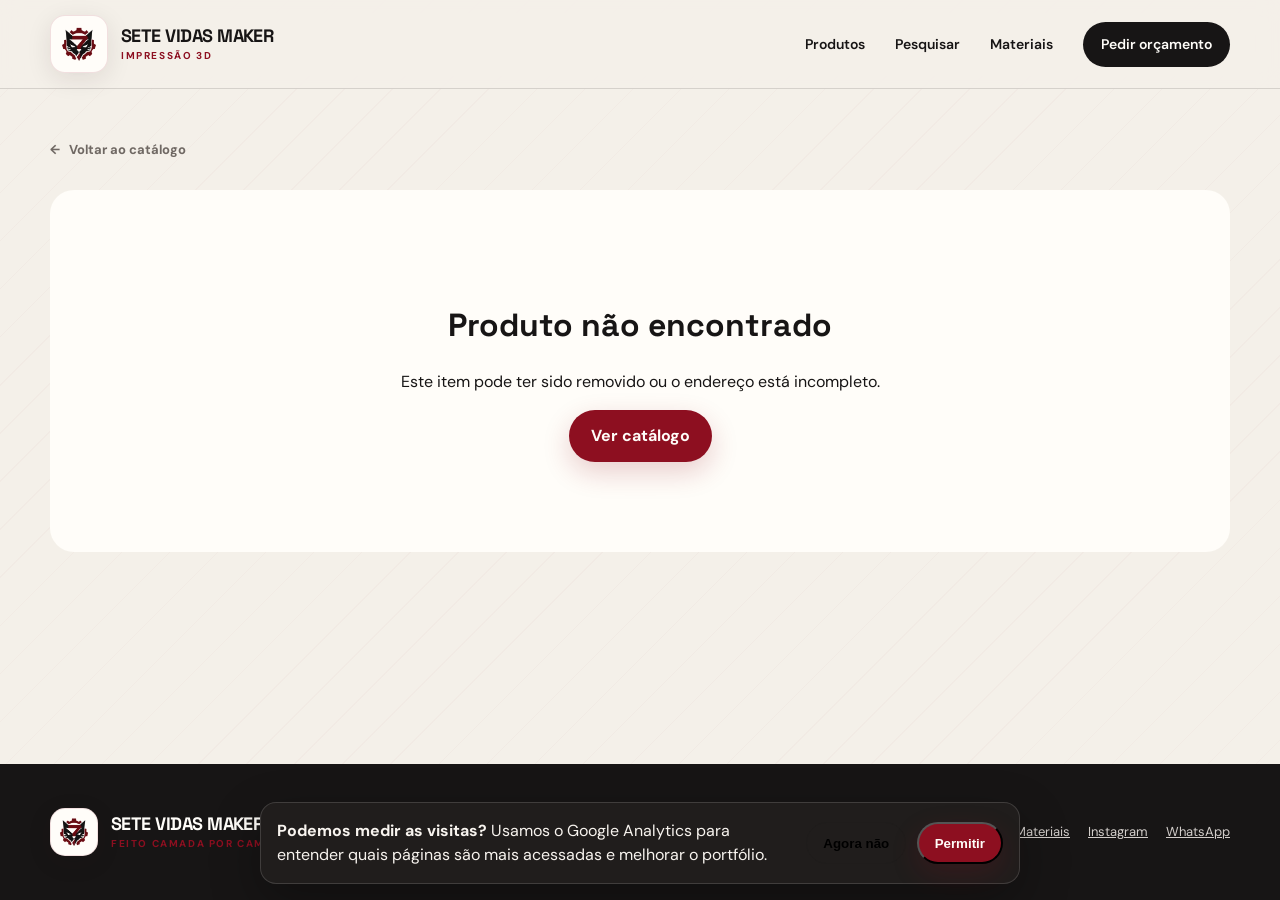
<file: produto.html>
<!DOCTYPE html>
<html lang="pt-BR">
<head>
  <meta charset="UTF-8">
  <meta name="viewport" content="width=device-width, initial-scale=1.0">
  <meta name="description" content="Conheça este produto feito sob encomenda pela Sete Vidas Maker em Birigui, SP. Consulte materiais, cores e peça um orçamento.">
  <meta name="robots" content="index, follow">
  <meta name="theme-color" content="#151313">
  <meta property="og:type" content="product">
  <meta property="og:locale" content="pt_BR">
  <meta property="og:site_name" content="Sete Vidas Maker">
  <meta property="og:title" content="Produto — Sete Vidas Maker">
  <meta property="og:description" content="Peça em impressão 3D feita sob encomenda pela Sete Vidas Maker.">
  <meta property="og:image" content="https://setevidasmaker.github.io/portifolio/images/og-sete-vidas.jpg">
  <meta name="twitter:card" content="summary_large_image">
  <link id="canonical-url" rel="canonical" href="https://setevidasmaker.github.io/portifolio/produto.html">
  <title>Produto — Sete Vidas Maker</title>
  <link rel="icon" type="image/png" href="images/favicon.png">
  <link rel="preconnect" href="https://fonts.googleapis.com">
  <link rel="preconnect" href="https://fonts.gstatic.com" crossorigin>
  <link href="https://fonts.googleapis.com/css2?family=DM+Sans:wght@400;500;600;700&family=Space+Grotesk:wght@500;600;700&display=swap" rel="stylesheet">
  <link rel="stylesheet" href="style.css?v=20261018-1">
  <script>
    window.dataLayer = window.dataLayer || [];
    function gtag(){dataLayer.push(arguments);}
    const analyticsConsent = localStorage.getItem("seteVidasAnalyticsConsent");
    gtag("consent", "default", {
      analytics_storage: analyticsConsent === "granted" ? "granted" : "denied",
      wait_for_update: 500
    });
    gtag("js", new Date());
    gtag("config", "G-SZGTYKNT2E");
  </script>
  <script src="analytics.js?v=20261018-1" defer></script>
  <script src="config.js?v=20260727-1" defer></script>
  <script src="navigation.js?v=20260823-1" defer></script>
  <script src="produto.js?v=20260823-2" defer></script>
</head>
<body>
  <a class="skip-link" href="#conteudo">Ir para o conteúdo</a>
  <header class="site-header">
    <div class="container header-inner">
      <a class="brand" href="./" aria-label="Sete Vidas Maker — início">
        <span class="brand-mark"><img src="images/logo-mark-small.webp" alt="" width="954" height="700" decoding="async"></span>
        <span class="brand-copy"><strong id="detail-brand-name">Sete Vidas Maker</strong><small>Impressão 3D</small></span>
      </a>
      <nav class="site-nav" id="site-navigation" aria-label="Navegação principal">
        <a href="./#produtos">Produtos</a>
        <a href="pesquisa.html">Pesquisar</a>
        <a href="./#materiais">Materiais</a>
        <a class="nav-cta js-detail-whatsapp" href="#">Pedir orçamento</a>
      </nav>
      <button class="mobile-menu-toggle" type="button" aria-controls="site-navigation" aria-expanded="false" aria-label="Abrir menu">
        <span></span><span></span><span></span>
      </button>
    </div>
  </header>

  <main class="product-page-main" id="conteudo">
    <div class="container">
      <a class="back-link" href="./#produtos"><span aria-hidden="true">←</span> Voltar ao catálogo</a>
      <div id="product-detail" aria-live="polite" aria-busy="true">
        <div class="product-not-found"><p>Carregando produto...</p></div>
      </div>
    </div>
  </main>

  <footer>
    <div class="container footer-inner">
      <a class="brand footer-brand" href="./">
        <span class="brand-mark"><img src="images/logo-mark-small.webp" alt="" width="954" height="700" loading="lazy" decoding="async"></span>
        <span class="brand-copy"><strong>Sete Vidas Maker</strong><small>Feito camada por camada</small></span>
      </a>
      <p>Impressão 3D sob encomenda · Birigui — SP, Brasil</p>
      <div class="footer-links"><a href="./#produtos">Produtos</a><a href="pesquisa.html">Pesquisar</a><a href="./#materiais">Materiais</a><a id="detail-instagram" href="#" target="_blank" rel="noopener">Instagram</a><a class="js-detail-whatsapp" href="#">WhatsApp</a></div>
    </div>
  </footer>

</body>
</html>
</file>
<file: style.css>
:root {
  --ink: #171515;
  --ink-soft: #2a2525;
  --paper: #f4f0e9;
  --paper-deep: #e9e2d8;
  --white: #fffdf9;
  --cream: #f8f4ee;
  --wine: #8d0f20;
  --wine-bright: #b51f33;
  --gold: #c89f43;
  --muted: #6f6863;
  --line: rgba(23, 21, 21, 0.14);
  --radius: 22px;
  --display: 'Space Grotesk', sans-serif;
  --body: 'DM Sans', sans-serif;
}

* { box-sizing: border-box; }
html { scroll-behavior: smooth; }
body { min-height: 100vh; margin: 0; min-width: 320px; display: flex; flex-direction: column; background-color: var(--paper); background-image: repeating-linear-gradient(135deg, rgba(141, 15, 32, .025) 0 1px, transparent 1px 34px); color: var(--ink); font-family: var(--body); line-height: 1.5; }
.sr-only { position: absolute !important; width: 1px; height: 1px; padding: 0; margin: -1px; overflow: hidden; clip: rect(0, 0, 0, 0); white-space: nowrap; border: 0; }
main { flex: 1 0 auto; }
img { max-width: 100%; }
a { color: inherit; }
.skip-link { position: fixed; z-index: 200; top: 10px; left: 10px; padding: 10px 14px; color: var(--white); background: var(--ink); border-radius: 8px; text-decoration: none; transform: translateY(-160%); transition: transform .18s ease; }
.skip-link:focus { transform: translateY(0); }
:where(a, button, input, textarea, select):focus-visible { outline: 3px solid rgba(181, 31, 51, .34); outline-offset: 3px; }
.hero, .products-section, .materials-section, .process-section, .faq-section, .contact-section { scroll-margin-top: 92px; }
.container { width: min(1180px, calc(100% - 48px)); margin: 0 auto; }

.site-header { position: sticky; top: 0; z-index: 50; background: rgba(244,240,233,.94); -webkit-backdrop-filter: blur(10px); backdrop-filter: blur(10px); border-bottom: 1px solid var(--line); }
.header-inner { position: relative; min-height: 88px; display: flex; align-items: center; justify-content: space-between; gap: 32px; }
.brand { display: inline-flex; align-items: center; gap: 13px; text-decoration: none; min-width: 0; }
.brand-mark { width: 58px; height: 58px; flex: 0 0 58px; border-radius: 15px; background: var(--white); box-shadow: 0 6px 24px rgba(40,18,18,.1); display: grid; place-items: center; border: 1px solid rgba(141,15,32,.12); overflow: hidden; }
.brand-mark img { width: 48px; height: 48px; object-fit: contain; }
.brand-copy { display: grid; line-height: 1.05; }
.brand-copy strong { font-family: var(--display); text-transform: uppercase; letter-spacing: -.03em; font-size: 18px; }
.brand-copy small { color: var(--wine); font-weight: 700; font-size: 10px; text-transform: uppercase; letter-spacing: .16em; margin-top: 5px; }
.site-nav { display: flex; align-items: center; gap: 30px; }
.site-nav a { text-decoration: none; font-weight: 600; font-size: 14px; }
.site-nav a:not(.nav-cta):hover, .site-nav a[aria-current="page"] { color: var(--wine); }
.nav-cta { color: var(--white); background: var(--ink); padding: 12px 18px; border-radius: 999px; }
.nav-cta:hover { background: var(--wine); }
.mobile-menu-toggle { display: none; width: 48px; height: 48px; padding: 0; place-items: center; align-content: center; gap: 5px; color: var(--ink); background: var(--white); border: 1px solid var(--line); border-radius: 14px; cursor: pointer; box-shadow: 0 6px 20px rgba(35,28,23,.08); }
.mobile-menu-toggle span { display: block; width: 20px; height: 2px; background: currentColor; border-radius: 2px; transition: transform .2s ease, opacity .2s ease; }
.mobile-menu-toggle.is-open span:nth-child(1) { transform: translateY(7px) rotate(45deg); }
.mobile-menu-toggle.is-open span:nth-child(2) { opacity: 0; }
.mobile-menu-toggle.is-open span:nth-child(3) { transform: translateY(-7px) rotate(-45deg); }

.hero { overflow: hidden; padding: 68px 0 76px; }
.hero-grid { display: grid; grid-template-columns: 1.04fr .96fr; gap: 64px; align-items: center; }
.eyebrow { display: flex; align-items: center; gap: 10px; margin: 0 0 20px; color: var(--wine); font-size: 12px; font-weight: 700; letter-spacing: .12em; text-transform: uppercase; }
.eyebrow span { width: 28px; height: 2px; background: currentColor; }
.hero h1, .section-heading h2, .process-intro h2, .contact-card h2 { font-family: var(--display); letter-spacing: -.055em; }
.hero h1 { max-width: 720px; margin: 0; font-size: clamp(54px, 7vw, 92px); line-height: .94; }
.hero h1 em { display: block; color: var(--wine); font-style: normal; }
.hero-lead { max-width: 590px; margin: 28px 0 0; color: var(--muted); font-size: 19px; line-height: 1.65; }
.hero-actions { display: flex; flex-wrap: wrap; gap: 12px; margin-top: 32px; }
.button { display: inline-flex; align-items: center; justify-content: center; gap: 18px; min-height: 52px; padding: 0 22px; border-radius: 999px; text-decoration: none; font-weight: 700; transition: transform .2s, background .2s, color .2s; }
.button:hover { transform: translateY(-2px); }
.button-primary { color: var(--white); background: var(--wine); box-shadow: 0 10px 28px rgba(141,15,32,.2); }
.button-primary:hover { background: var(--wine-bright); }
.button-secondary { background: transparent; border: 1px solid var(--line); }
.button-secondary:hover { background: var(--white); }
.hero-proof { display: grid; grid-template-columns: repeat(3, minmax(0, 1fr)); gap: 18px; margin-top: 42px; max-width: 660px; }
.hero-proof div { padding-left: 14px; border-left: 2px solid var(--gold); }
.hero-proof strong, .hero-proof span { display: block; }
.hero-proof strong { font-family: var(--display); font-size: 15px; }
.hero-proof span { color: var(--muted); font-size: 12px; margin-top: 3px; }

.hero-visual { position: relative; min-height: 590px; display: grid; place-items: center; }
.hero-visual::before { content: ''; position: absolute; width: 470px; height: 470px; border-radius: 50%; background: var(--wine); box-shadow: 0 36px 80px rgba(91,8,19,.24); }
.hero-product-stage { position: relative; z-index: 2; width: min(550px, 100%); height: 540px; }
.hero-product-card { position: absolute; display: block; overflow: hidden; color: var(--ink); background: var(--white); border: 1px solid rgba(23,21,21,.1); border-radius: 26px; box-shadow: 0 22px 55px rgba(23,21,21,.2); text-decoration: none; transition: transform .25s ease, box-shadow .25s ease; }
.hero-product-card:hover { z-index: 5; transform: translateY(-6px) rotate(0); box-shadow: 0 30px 68px rgba(23,21,21,.27); }
.hero-product-card img { width: 100%; height: calc(100% - 60px); object-fit: contain; display: block; background: #f7f5f1; }
.hero-product-card picture { display: contents; }
.hero-product-card > span { position: absolute; inset: auto 0 0; min-height: 60px; display: grid; align-content: center; padding: 10px 16px; background: var(--white); font: 700 16px/1.1 var(--display); }
.hero-product-card small { display: block; margin-bottom: 3px; color: var(--wine); font: 800 9px/1 var(--body); letter-spacing: .1em; text-transform: uppercase; }
.hero-product-main { z-index: 2; top: 60px; left: 0; width: 61%; height: 390px; transform: rotate(-2deg); }
.hero-product-top { top: 0; right: 0; width: 37%; height: 245px; transform: rotate(2deg); }
.hero-product-bottom { right: 0; bottom: 28px; width: 37%; height: 245px; transform: rotate(1deg); }
.hero-showcase-badge { position: absolute; z-index: 4; bottom: 5px; left: 18px; display: grid; grid-template-columns: 48px 1fr; gap: 11px; align-items: center; width: 305px; min-height: 72px; padding: 10px 14px; color: var(--white); background: var(--ink); border-radius: 18px; box-shadow: 0 16px 36px rgba(23,21,21,.24); }
.hero-showcase-badge img { width: 44px; height: 44px; padding: 3px; object-fit: contain; background: var(--white); border-radius: 11px; }
.hero-showcase-badge strong, .hero-showcase-badge small { display: block; }
.hero-showcase-badge strong { font: 700 13px/1.2 var(--display); }
.hero-showcase-badge small { margin-top: 4px; color: #aaa4a0; font-size: 9px; line-height: 1.35; }

.highlights { background: var(--ink); color: var(--white); }
.highlight-grid { display: grid; grid-template-columns: repeat(3, 1fr); }
.highlight-grid > div { min-height: 150px; padding: 36px 30px; display: flex; gap: 18px; align-items: flex-start; border-right: 1px solid rgba(255,255,255,.12); }
.highlight-grid > div:last-child { border-right: 0; }
.highlight-number { color: var(--gold); font-family: var(--display); font-size: 13px; }
.highlight-grid p { margin: 0; color: #afa9a4; font-size: 13px; }
.highlight-grid strong { display: block; color: var(--white); font-family: var(--display); font-size: 17px; margin-bottom: 6px; }

.products-section { padding: 104px 0 120px; }
.section-heading { display: grid; grid-template-columns: minmax(0, 1.2fr) minmax(260px, .55fr); gap: 48px; align-items: end; }
.section-heading h2 { margin: 0; max-width: 650px; font-size: clamp(38px, 5vw, 62px); line-height: 1; }
.section-heading > p { margin: 0; color: var(--muted); font-size: 15px; }
.catalog-search-link { display: grid; grid-template-columns: 42px minmax(0, 1fr) auto; gap: 15px; align-items: center; margin-top: 32px; padding: 17px 20px; color: var(--ink); background: var(--white); border: 1px solid rgba(141,15,32,.2); border-radius: 16px; box-shadow: 0 12px 28px rgba(35,28,23,.07); text-decoration: none; transition: transform .18s ease, border-color .18s ease, box-shadow .18s ease; }
.catalog-search-link:hover { transform: translateY(-2px); border-color: rgba(141,15,32,.48); box-shadow: 0 16px 34px rgba(35,28,23,.1); }
.catalog-search-link > span:nth-child(2) { display: grid; color: var(--muted); font-size: 13px; }
.catalog-search-link strong { color: var(--ink); font-size: 15px; }
.catalog-search-link > span:last-child { color: var(--wine); font-size: 22px; }
.search-icon { position: relative; display: inline-block; width: 20px; height: 20px; border: 2px solid currentColor; border-radius: 50%; }
.search-icon::after { content: ''; position: absolute; width: 8px; height: 2px; right: -6px; bottom: -3px; background: currentColor; border-radius: 2px; transform: rotate(45deg); transform-origin: left center; }
.catalog-search-link > .search-icon { display: block; width: 17px; height: 17px; margin-left: 8px; color: var(--wine); }
.category-filter-panel { margin: 38px 0 30px; padding: 24px; border: 1px solid rgba(18, 17, 16, .14); border-radius: 22px; background: rgba(255, 255, 255, .72); box-shadow: 0 18px 45px rgba(35, 28, 23, .07); }
.category-filter-heading { display: flex; align-items: end; justify-content: space-between; gap: 28px; padding-bottom: 18px; border-bottom: 1px solid var(--line); }
.category-filter-heading h3 { margin: 4px 0 0; max-width: 620px; font-family: var(--display); font-size: clamp(22px, 2vw, 31px); line-height: 1.05; letter-spacing: -.03em; }
.category-filter-heading > p { max-width: 390px; margin: 0; color: var(--muted); font-size: 14px; line-height: 1.55; }
.category-filter-kicker { display: inline-flex; align-items: center; gap: 8px; margin: 0; color: var(--wine); font-size: 11px; font-weight: 900; letter-spacing: .13em; text-transform: uppercase; }
.category-filter-kicker span { display: grid; place-items: center; width: 22px; height: 22px; border-radius: 50%; background: var(--wine); color: var(--white); font-size: 13px; }
.filters { display: flex; gap: 10px; flex-wrap: wrap; margin: 20px 0 14px; }
.filter-btn { position: relative; border: 1px solid rgba(18, 17, 16, .18); background: var(--cream); color: var(--ink); min-height: 46px; padding: 0 19px; border-radius: 999px; cursor: pointer; font-family: var(--body); font-weight: 800; box-shadow: 0 2px 0 rgba(18, 17, 16, .08); transition: transform .18s ease, color .18s ease, background .18s ease, border-color .18s ease, box-shadow .18s ease; }
.filter-btn:hover { transform: translateY(-2px); color: var(--wine); background: var(--white); border-color: rgba(154, 12, 34, .35); box-shadow: 0 8px 18px rgba(35, 28, 23, .1); }
.filter-btn.active { padding-left: 43px; color: var(--white); background: var(--wine); border-color: var(--wine); box-shadow: 0 9px 22px rgba(154, 12, 34, .24); }
.filter-btn.active::before { content: '✓'; position: absolute; left: 17px; top: 50%; display: grid; place-items: center; width: 18px; height: 18px; transform: translateY(-50%); border-radius: 50%; background: var(--white); color: var(--wine); font-size: 11px; font-weight: 900; }
.filter-btn:focus-visible { outline: 3px solid rgba(154, 12, 34, .28); outline-offset: 3px; }
.filters-status { margin: 0; color: var(--muted); font-size: 13px; }
.filters-status strong { color: var(--wine); font-size: 15px; }
.filters-status b { color: var(--ink); }
.grid { display: grid; grid-template-columns: repeat(3, minmax(0, 1fr)); gap: 22px; }
.card { position: relative; background: var(--white); border: 1px solid var(--line); border-radius: var(--radius); overflow: hidden; display: flex; flex-direction: column; content-visibility: auto; contain-intrinsic-size: 560px; animation: cardIn .45s ease backwards; transition: transform .22s, box-shadow .22s; }
.card:hover { transform: translateY(-5px); box-shadow: 0 22px 46px rgba(23,21,21,.12); }
@keyframes cardIn { from { opacity: 0; transform: translateY(12px); } }
.card-image-wrap { position: relative; aspect-ratio: 4/3; background: #f7f5f1; overflow: hidden; }
.card-image-wrap img { width: 100%; height: 100%; object-fit: contain; display: block; transition: transform .5s; }
.card:hover .card-image-wrap img { transform: scale(1.025); }
.cat-chip { position: absolute; z-index: 2; top: 14px; left: 14px; color: var(--white); background: var(--ink); border-radius: 999px; padding: 6px 11px; font-size: 10px; font-weight: 700; text-transform: uppercase; letter-spacing: .1em; }
.card-body { display: flex; flex-direction: column; flex: 1; padding: 22px; }
.card-body h3 { font-family: var(--display); font-size: 21px; line-height: 1.15; letter-spacing: -.03em; margin: 0 0 14px; }
.card-stats { display: flex; flex-wrap: wrap; gap: 6px 12px; margin-bottom: 14px; color: var(--muted); font-size: 11px; }
.card-stats b { color: var(--ink); }
.card-desc { flex: 1; display: -webkit-box; min-height: 63px; margin: 0; overflow: hidden; color: var(--muted); font-size: 14px; -webkit-box-orient: vertical; -webkit-line-clamp: 3; }
.child-safety-note { margin: 16px 0 0; padding: 12px 14px; color: #6f3413; background: #fff3df; border: 1px solid #e9c594; border-radius: 12px; font-size: 12px; line-height: 1.5; }
.child-safety-note strong { color: #9a3f12; }
.card-tags { display: flex; flex-wrap: wrap; gap: 6px; margin-top: 18px; }
.tag { padding: 4px 8px; background: var(--paper); border-radius: 999px; color: var(--muted); font-size: 10px; }
.card-actions { display: grid; grid-template-columns: 1fr auto; gap: 12px; align-items: center; margin-top: 20px; padding-top: 15px; border-top: 1px solid var(--line); }
.product-link { display: inline-flex; align-items: center; justify-content: space-between; color: var(--wine); text-decoration: none; font-weight: 700; font-size: 13px; }
.product-link:hover { color: var(--wine-bright); }
.card-whatsapp { display: inline-flex; align-items: center; justify-content: center; min-height: 36px; padding: 0 12px; color: var(--white); background: var(--ink); border-radius: 999px; text-decoration: none; font-size: 11px; font-weight: 800; transition: background .18s ease, transform .18s ease; }
.card-whatsapp:hover { background: var(--wine); transform: translateY(-1px); }
.empty-state { grid-column: 1/-1; text-align: center; padding: 72px 20px; background: var(--white); border-radius: var(--radius); color: var(--muted); }
.empty-state h3 { font-family: var(--display); color: var(--ink); }
.empty-state p { max-width: 560px; margin: 10px auto 22px; }
.custom-project-callout { display: grid; grid-template-columns: auto minmax(0, 1fr) auto; gap: 22px; align-items: center; margin-top: 34px; padding: 28px 30px; color: var(--white); background: var(--ink); border-radius: 22px; box-shadow: 0 18px 42px rgba(23,21,21,.14); }
.custom-project-icon { display: grid; place-items: center; width: 52px; height: 52px; border-radius: 16px; color: var(--ink); background: var(--gold); font: 700 30px/1 var(--display); }
.custom-project-callout h3 { margin: 5px 0 7px; font: 700 clamp(22px, 2.4vw, 31px)/1.08 var(--display); letter-spacing: -.03em; }
.custom-project-callout p:not(.category-filter-kicker) { max-width: 760px; margin: 0; color: #c9c3bf; font-size: 14px; line-height: 1.55; }
.custom-project-callout .category-filter-kicker { color: var(--gold); }
.custom-project-callout .button { white-space: nowrap; }

.materials-section { padding: 108px 0; background: var(--white); border-top: 1px solid var(--line); }
.materials-heading { display: grid; grid-template-columns: minmax(0, 1.1fr) minmax(280px, .55fr); gap: 60px; align-items: end; }
.materials-heading h2 { max-width: 690px; margin: 0; font-size: clamp(38px, 5vw, 62px); line-height: 1; }
.materials-heading > p { margin: 0; color: var(--muted); font-size: 15px; line-height: 1.65; }
.materials-grid { display: grid; grid-template-columns: repeat(3, minmax(0, 1fr)); gap: 20px; margin-top: 44px; }
.material-card { position: relative; display: flex; flex-direction: column; min-height: 430px; padding: 28px; overflow: hidden; background: var(--cream); border: 1px solid var(--line); border-radius: 24px; }
.material-card::before { content: ''; position: absolute; inset: 0 0 auto; height: 5px; background: var(--material-color); }
.material-pla { --material-color: #7c9d4c; }
.material-petg { --material-color: #327d8d; }
.material-abs { --material-color: var(--wine); }
.material-card-top { display: flex; justify-content: space-between; align-items: center; gap: 14px; }
.material-code { display: grid; place-items: center; width: 64px; height: 64px; color: var(--white); background: var(--material-color); border-radius: 18px; font: 700 19px/1 var(--display); letter-spacing: .04em; }
.material-origin { color: var(--muted); font-size: 10px; font-weight: 800; letter-spacing: .08em; text-align: right; text-transform: uppercase; }
.material-card h3 { margin: 26px 0 12px; font: 700 25px/1.08 var(--display); letter-spacing: -.035em; }
.material-card > p { margin: 0; color: var(--muted); font-size: 14px; line-height: 1.65; }
.material-use { margin-top: auto; padding-top: 24px; }
.material-use strong { display: block; margin-bottom: 7px; color: var(--material-color); font-size: 11px; font-weight: 900; letter-spacing: .11em; text-transform: uppercase; }
.material-use span { display: block; font-size: 14px; font-weight: 700; line-height: 1.5; }
.material-card small { display: block; margin-top: 18px; padding-top: 16px; color: var(--muted); border-top: 1px solid var(--line); font-size: 11px; line-height: 1.5; }
.materials-stock-note { display: grid; grid-template-columns: auto 1fr; gap: 18px; align-items: center; margin-top: 24px; padding: 23px 26px; color: #603f08; background: #fff4d8; border: 1px solid #e4c777; border-radius: 18px; }
.materials-stock-note > span { display: grid; place-items: center; width: 38px; height: 38px; color: var(--white); background: var(--gold); border-radius: 50%; font-weight: 900; }
.materials-stock-note p { margin: 0; font-size: 14px; line-height: 1.55; }
.materials-stock-note strong { color: #4c3005; }

.process-section { padding: 110px 0; background: var(--wine); color: var(--white); }
.process-grid { display: grid; grid-template-columns: .9fr 1.1fr; gap: 110px; }
.eyebrow-light { color: var(--gold); }
.process-intro h2 { font-size: clamp(38px, 5vw, 60px); line-height: 1.02; margin: 0; }
.process-intro > p:not(.eyebrow) { color: #e2cfd1; max-width: 520px; }
.text-link { display: inline-flex; gap: 18px; margin-top: 18px; color: var(--white); font-weight: 700; text-underline-offset: 5px; }
.process-list { list-style: none; margin: 0; padding: 0; }
.process-list li { display: grid; grid-template-columns: 54px 1fr; gap: 20px; padding: 28px 0; border-top: 1px solid rgba(255,255,255,.2); }
.process-list li:last-child { border-bottom: 1px solid rgba(255,255,255,.2); }
.process-list li > span { color: var(--gold); font-family: var(--display); font-size: 13px; }
.process-list strong { display: block; font-family: var(--display); font-size: 22px; }
.process-list p { color: #e2cfd1; margin: 7px 0 0; font-size: 14px; }

.faq-section { padding: 100px 0 18px; }
.faq-grid { display: grid; grid-template-columns: minmax(280px, .8fr) minmax(0, 1.2fr); gap: 90px; align-items: start; }
.faq-intro { position: sticky; top: 120px; }
.faq-intro h2 { margin: 0; font: 700 clamp(36px, 4vw, 54px)/1 var(--display); letter-spacing: -.05em; }
.faq-intro > p:not(.eyebrow) { max-width: 480px; margin: 18px 0 0; color: var(--muted); }
.faq-list { border-top: 1px solid var(--line); }
.faq-list details { border-bottom: 1px solid var(--line); }
.faq-list summary { position: relative; padding: 24px 44px 24px 0; cursor: pointer; list-style: none; font: 700 19px var(--display); }
.faq-list summary::-webkit-details-marker { display: none; }
.faq-list summary::after { content: '+'; position: absolute; top: 20px; right: 4px; display: grid; place-items: center; width: 30px; height: 30px; color: var(--wine); border: 1px solid rgba(141,15,32,.24); border-radius: 50%; font: 500 20px var(--body); transition: transform .18s ease, color .18s ease, background .18s ease; }
.faq-list details[open] summary::after { color: var(--white); background: var(--wine); transform: rotate(45deg); }
.faq-list details p { margin: -6px 46px 24px 0; color: var(--muted); line-height: 1.7; }

.contact-section { padding: 92px 0; }
.contact-card { padding: 54px 58px; border: 1px solid var(--line); border-radius: 30px; background: var(--white); display: grid; grid-template-columns: 1fr auto; gap: 48px; align-items: center; box-shadow: 0 20px 55px rgba(23,21,21,.08); }
.contact-card h2 { margin: 0; font-size: clamp(36px, 5vw, 58px); line-height: 1; }
.contact-card p:not(.eyebrow) { margin: 14px 0 0; color: var(--muted); }
.contact-actions { display: grid; gap: 10px; min-width: 250px; }
.social-button { display: grid; grid-template-columns: 20px 1fr 20px; gap: 12px; }
.social-icon { width: 20px; height: 20px; display: block; }
.button-primary .social-icon { filter: brightness(0) invert(1); }
.contact-phone, .contact-location { text-align: center; color: var(--muted); }
.contact-phone { margin-top: 3px; }
.contact-location { font-weight: 700; }
.floating-whatsapp { position: fixed; z-index: 45; right: max(18px, env(safe-area-inset-right)); bottom: max(18px, env(safe-area-inset-bottom)); display: inline-flex; align-items: center; gap: 9px; min-height: 48px; padding: 0 17px; color: var(--white); background: var(--wine); border: 1px solid rgba(255,255,255,.24); border-radius: 999px; box-shadow: 0 12px 30px rgba(75,7,18,.28); text-decoration: none; font-size: 13px; font-weight: 800; transition: transform .18s ease, background .18s ease; }
.floating-whatsapp img { filter: brightness(0) invert(1); }
.floating-whatsapp:hover { background: var(--wine-bright); transform: translateY(-2px); }
.noscript-note { margin: 0; padding: 16px 24px; color: var(--white); background: var(--wine); text-align: center; }

footer { flex-shrink: 0; background: var(--ink); color: var(--white); padding: 44px 0; }
.footer-inner { display: grid; grid-template-columns: 1fr auto 1fr; align-items: center; gap: 30px; }
.footer-brand .brand-mark { width: 48px; height: 48px; flex-basis: 48px; }
.footer-brand .brand-mark img { width: 40px; height: 40px; }
.footer-inner > p { margin: 0; color: #aaa4a0; font-size: 12px; text-align: center; }
.footer-links { display: flex; flex-wrap: wrap; justify-content: flex-end; gap: 10px 18px; }
.footer-links a { color: #d2cdca; font-size: 13px; }

/* Pesquisa de produtos */
.search-page-main { min-height: 70vh; }
.search-hero { padding: 84px 0 76px; color: var(--white); background: var(--ink); }
.search-hero-inner { max-width: 940px; }
.search-hero .eyebrow { color: var(--gold); }
.search-hero h1 { max-width: 850px; margin: 0; font-size: clamp(48px, 7vw, 78px); line-height: .98; letter-spacing: -.055em; }
.search-hero-inner > p:not(.eyebrow) { max-width: 720px; margin: 22px 0 0; color: #c9c3bf; font-size: 17px; line-height: 1.65; }
.product-search-form { position: relative; display: grid; grid-template-columns: auto minmax(0, 1fr) auto auto; align-items: center; gap: 12px; margin-top: 34px; padding: 8px 8px 8px 24px; color: var(--muted); background: var(--white); border: 2px solid transparent; border-radius: 999px; box-shadow: 0 18px 45px rgba(0,0,0,.22); transition: border-color .18s ease; }
.product-search-form:focus-within { border-color: var(--gold); }
.product-search-form .search-icon { width: 18px; height: 18px; color: var(--wine); }
.product-search-form input { min-width: 0; height: 52px; padding: 0 4px; color: var(--ink); background: transparent; border: 0; outline: 0; font: 600 17px var(--body); }
.product-search-form input::placeholder { color: #938b86; font-weight: 500; }
.product-search-form input::-webkit-search-cancel-button { display: none; }
.product-search-form button { min-height: 46px; padding: 0 20px; border: 0; border-radius: 999px; cursor: pointer; font: 800 13px var(--body); }
.product-search-form button[type="submit"] { color: var(--white); background: var(--wine); }
.product-search-form button[type="submit"]:hover { background: var(--wine-bright); }
.product-search-form #search-clear { padding-inline: 10px; color: var(--muted); background: transparent; }
.search-suggestions { display: flex; flex-wrap: wrap; gap: 8px; align-items: center; margin-top: 18px; }
.search-suggestions > span { margin-right: 4px; color: #aaa4a0; font-size: 12px; }
.search-suggestions button { padding: 7px 12px; color: #e9e2dd; background: rgba(255,255,255,.08); border: 1px solid rgba(255,255,255,.16); border-radius: 999px; cursor: pointer; font: 700 12px var(--body); }
.search-suggestions button:hover { color: var(--ink); background: var(--gold); border-color: var(--gold); }
.search-results-section { padding: 76px 0 110px; }
.search-results-heading { display: flex; justify-content: space-between; gap: 30px; align-items: end; margin-bottom: 30px; }
.search-results-heading h2 { max-width: 800px; margin: 0; font: 700 clamp(34px, 4vw, 52px)/1 var(--display); letter-spacing: -.045em; overflow-wrap: anywhere; }
.search-results-heading > p { margin: 0 0 4px; color: var(--muted); font-size: 14px; white-space: nowrap; }
.search-results-grid { min-height: 260px; }
.search-empty-state { border: 1px solid var(--line); box-shadow: 0 16px 40px rgba(23,21,21,.06); }
.empty-search-icon { position: relative; display: inline-block; width: 40px; height: 40px; color: var(--wine); border: 4px solid currentColor; border-radius: 50%; }
.empty-search-icon::after { content: ''; position: absolute; width: 16px; height: 4px; right: -12px; bottom: -6px; background: currentColor; border-radius: 3px; transform: rotate(45deg); transform-origin: left center; }
.search-empty-actions { display: flex; flex-wrap: wrap; justify-content: center; gap: 10px; }

/* Página individual do produto */
.product-page-main { padding: 48px 0 100px; }
.back-link { display: inline-flex; align-items: center; gap: 9px; margin-bottom: 30px; color: var(--muted); text-decoration: none; font-weight: 700; font-size: 13px; }
.back-link:hover { color: var(--wine); }
.product-detail { display: grid; grid-template-columns: minmax(0, 1.05fr) minmax(360px, .95fr); gap: 64px; align-items: start; }
.product-detail-gallery { position: sticky; top: 116px; min-width: 0; }
.product-detail-media { min-height: 520px; display: grid; place-items: center; background: var(--white); border: 1px solid var(--line); border-radius: 30px; overflow: hidden; box-shadow: 0 20px 55px rgba(23,21,21,.08); }
.product-detail-media img { width: 100%; max-height: 680px; object-fit: contain; display: block; }
.gallery-thumbnails { display: flex; gap: 10px; margin-top: 14px; padding: 3px 2px 8px; overflow-x: auto; scrollbar-width: none; scroll-snap-type: x proximity; }
.gallery-thumbnails::-webkit-scrollbar { display: none; }
.gallery-thumbnail { width: 72px; height: 72px; flex: 0 0 72px; padding: 0; overflow: hidden; border: 2px solid transparent; border-radius: 14px; background: var(--white); cursor: pointer; opacity: .68; transition: border-color .2s, opacity .2s, transform .2s; }
.gallery-thumbnail { scroll-snap-align: start; }
.gallery-thumbnail:hover { opacity: 1; transform: translateY(-2px); }
.gallery-thumbnail.is-active { border-color: var(--wine); opacity: 1; }
.gallery-thumbnail:focus-visible { outline: 3px solid rgba(141,15,32,.24); outline-offset: 2px; }
.gallery-thumbnail img { width: 100%; height: 100%; object-fit: cover; display: block; }
.gallery-hint { display: flex; justify-content: space-between; gap: 12px; margin: 3px 2px 0; color: var(--muted); font-size: 11px; }
.gallery-hint strong { color: var(--ink); }
.detail-category { display: inline-flex; align-items: center; min-height: 30px; padding: 0 12px; color: var(--white); background: var(--ink); border-radius: 999px; font-size: 10px; font-weight: 700; text-transform: uppercase; letter-spacing: .1em; text-decoration: none; }
.detail-categories { display: flex; flex-wrap: wrap; gap: 8px; }
.product-detail-copy h1 { margin: 20px 0 18px; font: 700 clamp(40px, 5vw, 66px)/.98 var(--display); letter-spacing: -.055em; }
.detail-description { margin: 0; color: var(--muted); font-size: 18px; line-height: 1.7; }
.detail-specs { display: grid; grid-template-columns: repeat(3, minmax(0, 1fr)); margin: 34px 0; border-top: 1px solid var(--line); border-bottom: 1px solid var(--line); }
.detail-specs div { padding: 20px 14px 20px 0; border-right: 1px solid var(--line); }
.detail-specs div + div { padding-left: 18px; }
.detail-specs div:last-child { border-right: 0; }
.detail-specs span, .detail-specs strong { display: block; }
.detail-specs span { color: var(--muted); font-size: 11px; text-transform: uppercase; letter-spacing: .08em; }
.detail-specs strong { margin-top: 5px; font-family: var(--display); font-size: 16px; }
.detail-tags { display: flex; flex-wrap: wrap; gap: 8px; margin: 0 0 32px; }
.detail-tags .tag { padding: 7px 11px; font-size: 11px; }
.child-safety-note-detail { margin: 0 0 18px; padding: 16px 18px; font-size: 13px; }
.filament-note { margin: 0; padding: 16px 18px; color: var(--muted); background: var(--paper-deep); border-radius: 14px; font-size: 13px; }
.filament-note strong { color: var(--ink); }
.detail-actions { display: grid; gap: 11px; margin-top: 30px; }
.detail-actions .button { width: 100%; }
.detail-information { margin-top: 28px; padding-top: 24px; border-top: 1px solid var(--line); }
.shooting-note { margin: 28px 0 0; padding: 18px 20px; border-left: 3px solid var(--gold); background: var(--paper-deep); color: var(--muted); font-size: 13px; border-radius: 0 12px 12px 0; }
.product-not-found { padding: 90px 20px; text-align: center; background: var(--white); border-radius: 24px; }
.product-not-found h1 { font-family: var(--display); }

/* Painel administrativo */
.admin-shell { max-width: 760px; margin: 0 auto; padding: 40px 24px 80px; }
.admin-shell .topbar { display: flex; align-items: center; justify-content: space-between; gap: 20px; margin-bottom: 24px; }
.admin-shell .topbar .brand { font: 700 20px var(--display); text-transform: uppercase; }
.admin-shell .topbar .brand img { width: 54px; height: 54px; object-fit: contain; padding: 5px; background: var(--white); border-radius: 14px; }
.admin-shell .topbar nav { display: block; }
.admin-shell .topbar nav a { display: inline; color: var(--wine); }
.admin-panel { background: var(--white); border: 1px solid var(--line); border-radius: var(--radius); padding: 26px; margin-bottom: 22px; }
.admin-panel h2 { font-family: var(--display); margin: 0 0 5px; }
.admin-panel .hint { color: var(--muted); font-size: 13px; margin: 0 0 18px; }
.field { margin-bottom: 16px; }
.field label, .field-label { display: block; font-size: 13px; font-weight: 700; margin-bottom: 6px; }
.field input[type="text"], .field input[type="password"], .field input[type="number"], .field textarea, .field select { width: 100%; background: var(--paper); border: 1px solid var(--line); color: var(--ink); padding: 11px 12px; border-radius: 10px; font: 14px var(--body); }
.category-checklist { display: flex; flex-wrap: wrap; gap: 8px; padding: 11px; border: 1px solid var(--line); border-radius: 10px; background: var(--paper); }
.category-checklist .category-option { display: inline-flex; align-items: center; gap: 7px; margin: 0; padding: 7px 10px; border: 1px solid var(--line); border-radius: 999px; background: var(--white); cursor: pointer; font-size: 12px; }
.category-option input { accent-color: var(--wine); }
.field-help { display: block; margin-top: 6px; color: var(--muted); font-size: 11px; }
.field textarea { min-height: 90px; resize: vertical; }
.field input:focus, .field textarea:focus, .field select:focus { outline: 2px solid var(--wine); outline-offset: 1px; }
.field-row { display: grid; grid-template-columns: 1fr 1fr; gap: 14px; }
.btn { font: 700 14px var(--body); padding: 11px 20px; border-radius: 999px; border: 0; cursor: pointer; }
.btn:disabled { opacity: .5; cursor: not-allowed; }
.btn-primary { background: var(--wine); color: var(--white); }
.btn-secondary { background: var(--ink); color: var(--white); }
.btn-danger { background: #efe2e3; color: var(--wine); }
.btn-small { padding: 7px 12px; font-size: 12px; }
.status-line { font-size: 12px; padding: 10px 12px; border-radius: 9px; margin-bottom: 16px; display: none; }
.status-line.show { display: block; }
.status-line.ok { background: #e4f2e9; color: #17663a; }
.status-line.err { background: #f8e3e5; color: var(--wine); }
.status-line.busy { background: #f5ecd5; color: #705615; }
.admin-list-item { display: flex; align-items: center; gap: 12px; padding: 10px; border-radius: 12px; background: var(--paper); margin-bottom: 8px; }
.admin-list-item img { width: 48px; height: 48px; object-fit: cover; border-radius: 8px; flex-shrink: 0; }
.admin-list-item .info { flex: 1; min-width: 0; }
.admin-list-item .info strong { display: block; font-size: 14px; }
.admin-list-item .info span { color: var(--muted); font-size: 12px; }

@media (max-width: 900px) {
  .mobile-menu-toggle { display: grid; }
  .site-nav { position: absolute; z-index: 20; top: calc(100% - 5px); right: 0; display: none; width: min(330px, calc(100vw - 32px)); padding: 12px; align-items: stretch; gap: 4px; background: var(--white); border: 1px solid var(--line); border-radius: 18px; box-shadow: 0 22px 55px rgba(23,21,21,.18); }
  .site-nav.is-open { display: grid; }
  .site-nav a, .site-nav a:not(.nav-cta) { display: flex; min-height: 46px; padding: 0 14px; align-items: center; border-radius: 11px; }
  .site-nav a:not(.nav-cta):hover { background: var(--paper); }
  .site-nav .nav-cta { justify-content: center; margin-top: 5px; }
  .hero-grid, .process-grid { grid-template-columns: 1fr; }
  .hero-grid { gap: 30px; }
  .hero-visual { min-height: 520px; }
  .grid { grid-template-columns: repeat(2, minmax(0, 1fr)); }
  .section-heading { grid-template-columns: 1fr; }
  .materials-heading { grid-template-columns: 1fr; gap: 22px; }
  .materials-grid { grid-template-columns: 1fr; }
  .material-card { min-height: 0; }
  .search-results-heading { align-items: start; }
  .custom-project-callout { grid-template-columns: auto 1fr; }
  .custom-project-callout .button { grid-column: 2; justify-self: start; }
  .process-grid { gap: 48px; }
  .faq-grid { grid-template-columns: 1fr; gap: 38px; }
  .faq-intro { position: static; }
  .contact-card { grid-template-columns: 1fr; }
  .footer-inner { grid-template-columns: 1fr; text-align: center; }
  .footer-brand, .footer-links { justify-content: center; }
  .product-detail { grid-template-columns: 1fr; gap: 36px; }
  .product-detail-gallery { position: static; }
  .product-detail-media { min-height: 0; }
}

@media (max-width: 600px) {
  .container { width: min(100% - 32px, 1180px); }
  .header-inner { min-height: 76px; }
  .brand-mark { width: 50px; height: 50px; flex-basis: 50px; border-radius: 13px; }
  .brand-mark img { width: 42px; height: 42px; }
  .brand-copy strong { font-size: 15px; }
  .hero { padding: 50px 0 60px; }
  .hero h1 { font-size: clamp(45px, 13vw, 58px); }
  .hero-lead { font-size: 17px; }
  .hero-actions { display: grid; }
  .hero-proof { grid-template-columns: 1fr; gap: 14px; }
  .hero-visual { display: none; }
  .highlight-grid { grid-template-columns: 1fr; padding: 14px 0; }
  .highlight-grid > div { min-height: 0; padding: 24px 4px; border-right: 0; border-bottom: 1px solid rgba(255,255,255,.12); }
  .highlight-grid > div:last-child { border-bottom: 0; }
  .products-section, .materials-section, .process-section { padding: 78px 0; }
  .faq-section { padding: 72px 0 6px; }
  .grid { grid-template-columns: 1fr; }
  .category-filter-panel { margin-top: 28px; padding: 18px 16px; border-radius: 18px; }
  .catalog-search-link { grid-template-columns: 34px minmax(0, 1fr) auto; margin-top: 24px; padding: 15px 14px; }
  .catalog-search-link > span:nth-child(2) { font-size: 11px; }
  .catalog-search-link strong { font-size: 13px; }
  .category-filter-heading { display: block; }
  .category-filter-heading > p { margin-top: 12px; }
  .filters { flex-wrap: nowrap; overflow-x: auto; margin-top: 16px; padding: 2px 2px 10px; scrollbar-width: none; scroll-snap-type: x proximity; }
  .filter-btn { flex: 0 0 auto; }
  .filter-btn { scroll-snap-align: start; }
  .custom-project-callout { grid-template-columns: 1fr; padding: 24px 20px; }
  .custom-project-callout .button { grid-column: 1; width: 100%; white-space: normal; text-align: center; }
  .materials-grid { margin-top: 30px; }
  .material-card { padding: 24px 22px; }
  .materials-stock-note { grid-template-columns: 1fr; padding: 21px 20px; }
  .search-hero { padding: 56px 0 52px; }
  .search-hero h1 { font-size: clamp(43px, 13vw, 58px); }
  .search-hero-inner > p:not(.eyebrow) { font-size: 15px; }
  .product-search-form { grid-template-columns: auto minmax(0, 1fr) auto; padding: 7px 7px 7px 20px; border-radius: 22px; }
  .product-search-form input { height: 48px; font-size: 15px; }
  .product-search-form button[type="submit"] { grid-column: 1 / -1; width: 100%; min-height: 44px; }
  .product-search-form #search-clear { padding-inline: 6px; }
  .search-results-section { padding: 58px 0 78px; }
  .search-results-heading { display: block; margin-bottom: 24px; }
  .search-results-heading > p { margin-top: 12px; white-space: normal; }
  .search-empty-state { padding-inline: 18px; }
  .search-empty-actions { display: grid; }
  .contact-section { padding: 58px 0; }
  .contact-card { width: min(100% - 24px, 1180px); padding: 34px 22px; border-radius: 24px; }
  .contact-actions { min-width: 0; }
  .card-actions { grid-template-columns: 1fr; }
  .card-whatsapp { min-height: 42px; }
  .floating-whatsapp { right: 12px; bottom: 12px; width: 48px; min-height: 48px; padding: 0; justify-content: center; border-radius: 50%; }
  .floating-whatsapp span { display: none; }
  .field-row { grid-template-columns: 1fr; }
  .admin-shell { padding-inline: 16px; }
  .admin-shell .topbar .brand img { width: 46px; height: 46px; }
  .product-page-main { padding: 28px 0 70px; }
  .product-detail-copy h1 { font-size: 42px; }
  .detail-description { font-size: 16px; }
  .detail-specs { grid-template-columns: 1fr; }
  .detail-specs div, .detail-specs div + div { padding: 15px 0; border-right: 0; border-bottom: 1px solid var(--line); }
  .detail-specs div:last-child { border-bottom: 0; }
  .gallery-hint span { display: none; }
  .gallery-thumbnail { width: 66px; height: 66px; flex-basis: 66px; }
}

@media (prefers-reduced-motion: reduce) { html { scroll-behavior: auto; } *, *::before, *::after { animation-duration: .01ms !important; transition-duration: .01ms !important; } }
.analytics-consent {
  position: fixed;
  z-index: 1000;
  right: 1rem;
  bottom: 1rem;
  left: 1rem;
  display: flex;
  max-width: 760px;
  margin: 0 auto;
  padding: 1rem;
  align-items: center;
  gap: 1rem;
  color: #f8f4ef;
  background: #201d1c;
  border: 1px solid rgba(255, 255, 255, 0.14);
  border-radius: 16px;
  box-shadow: 0 18px 50px rgba(0, 0, 0, 0.3);
}

.analytics-consent p {
  margin: 0;
  line-height: 1.5;
}

.analytics-consent div {
  display: flex;
  flex: 0 0 auto;
  gap: 0.65rem;
}

.analytics-consent .button {
  min-height: 42px;
  padding: 0.65rem 1rem;
  white-space: nowrap;
}

@media (max-width: 640px) {
  .analytics-consent {
    align-items: stretch;
    flex-direction: column;
  }

  .analytics-consent div {
    justify-content: flex-end;
  }
}
</file>
